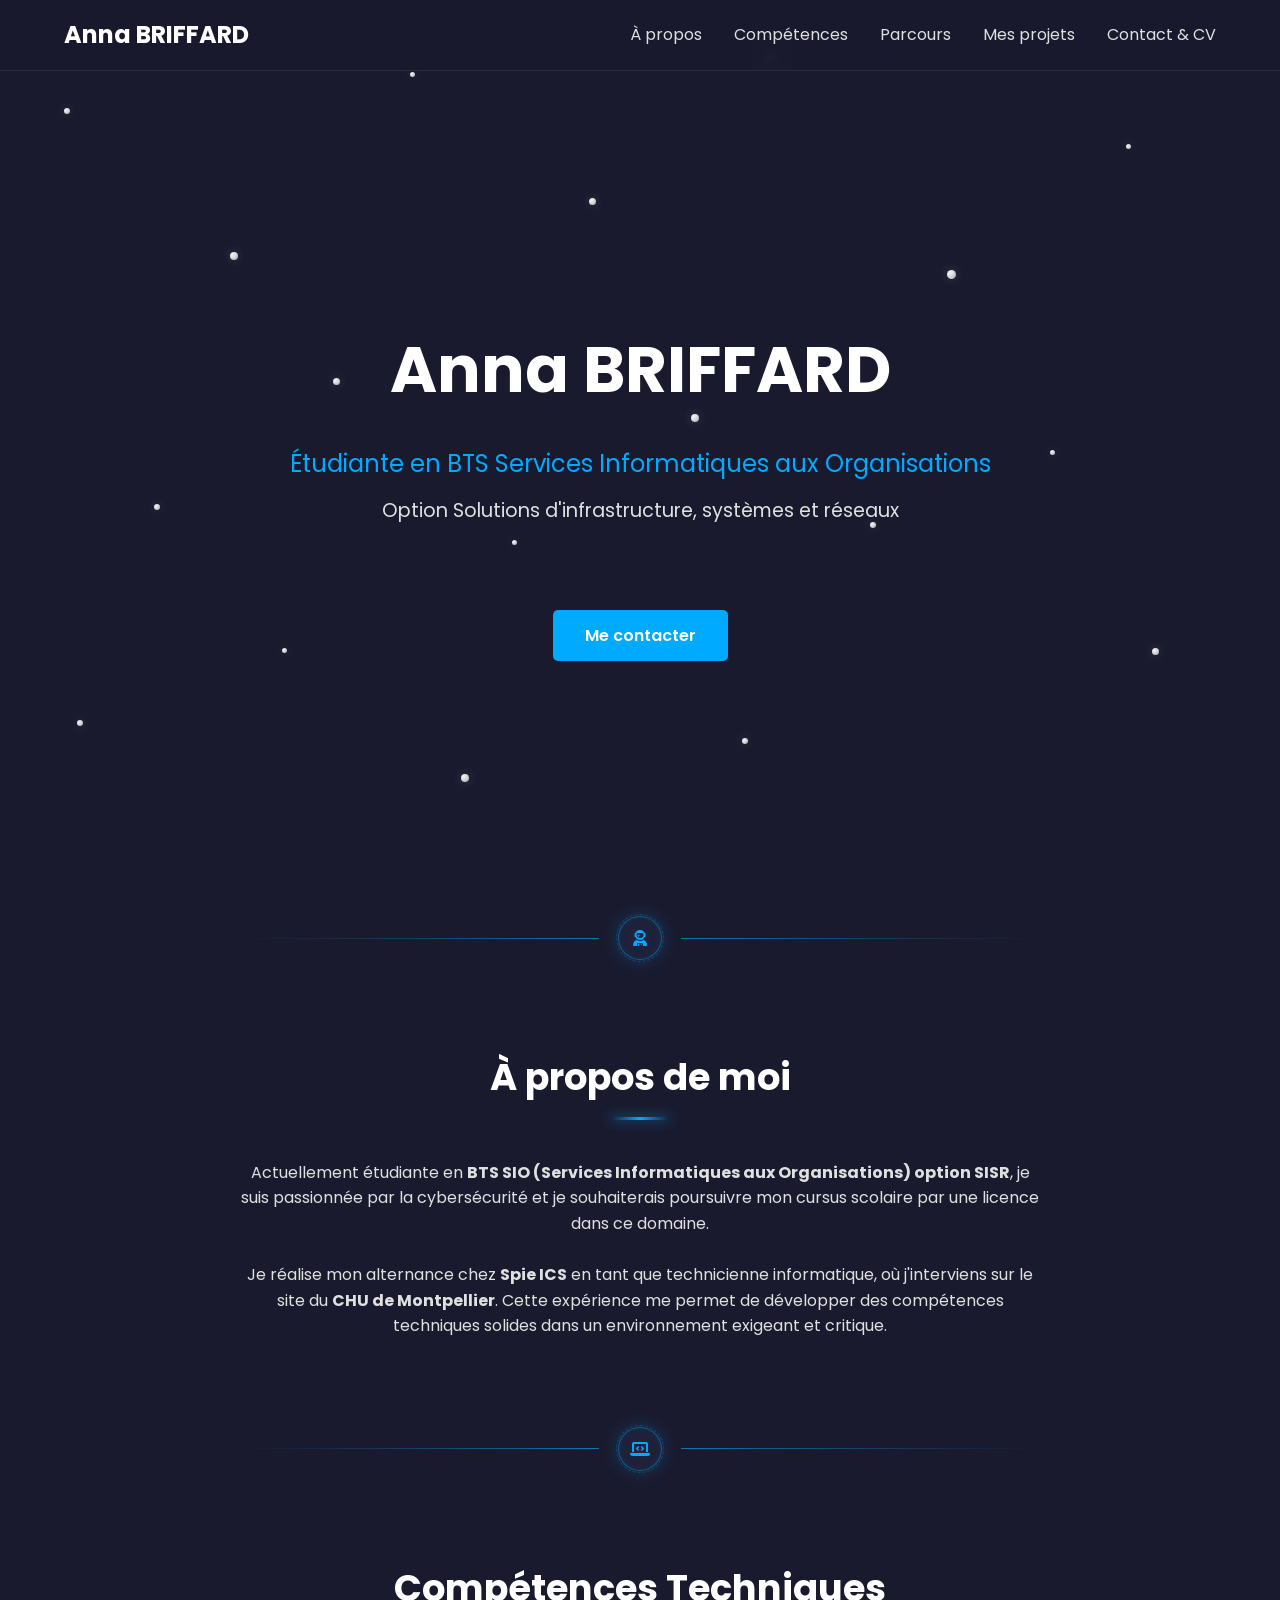
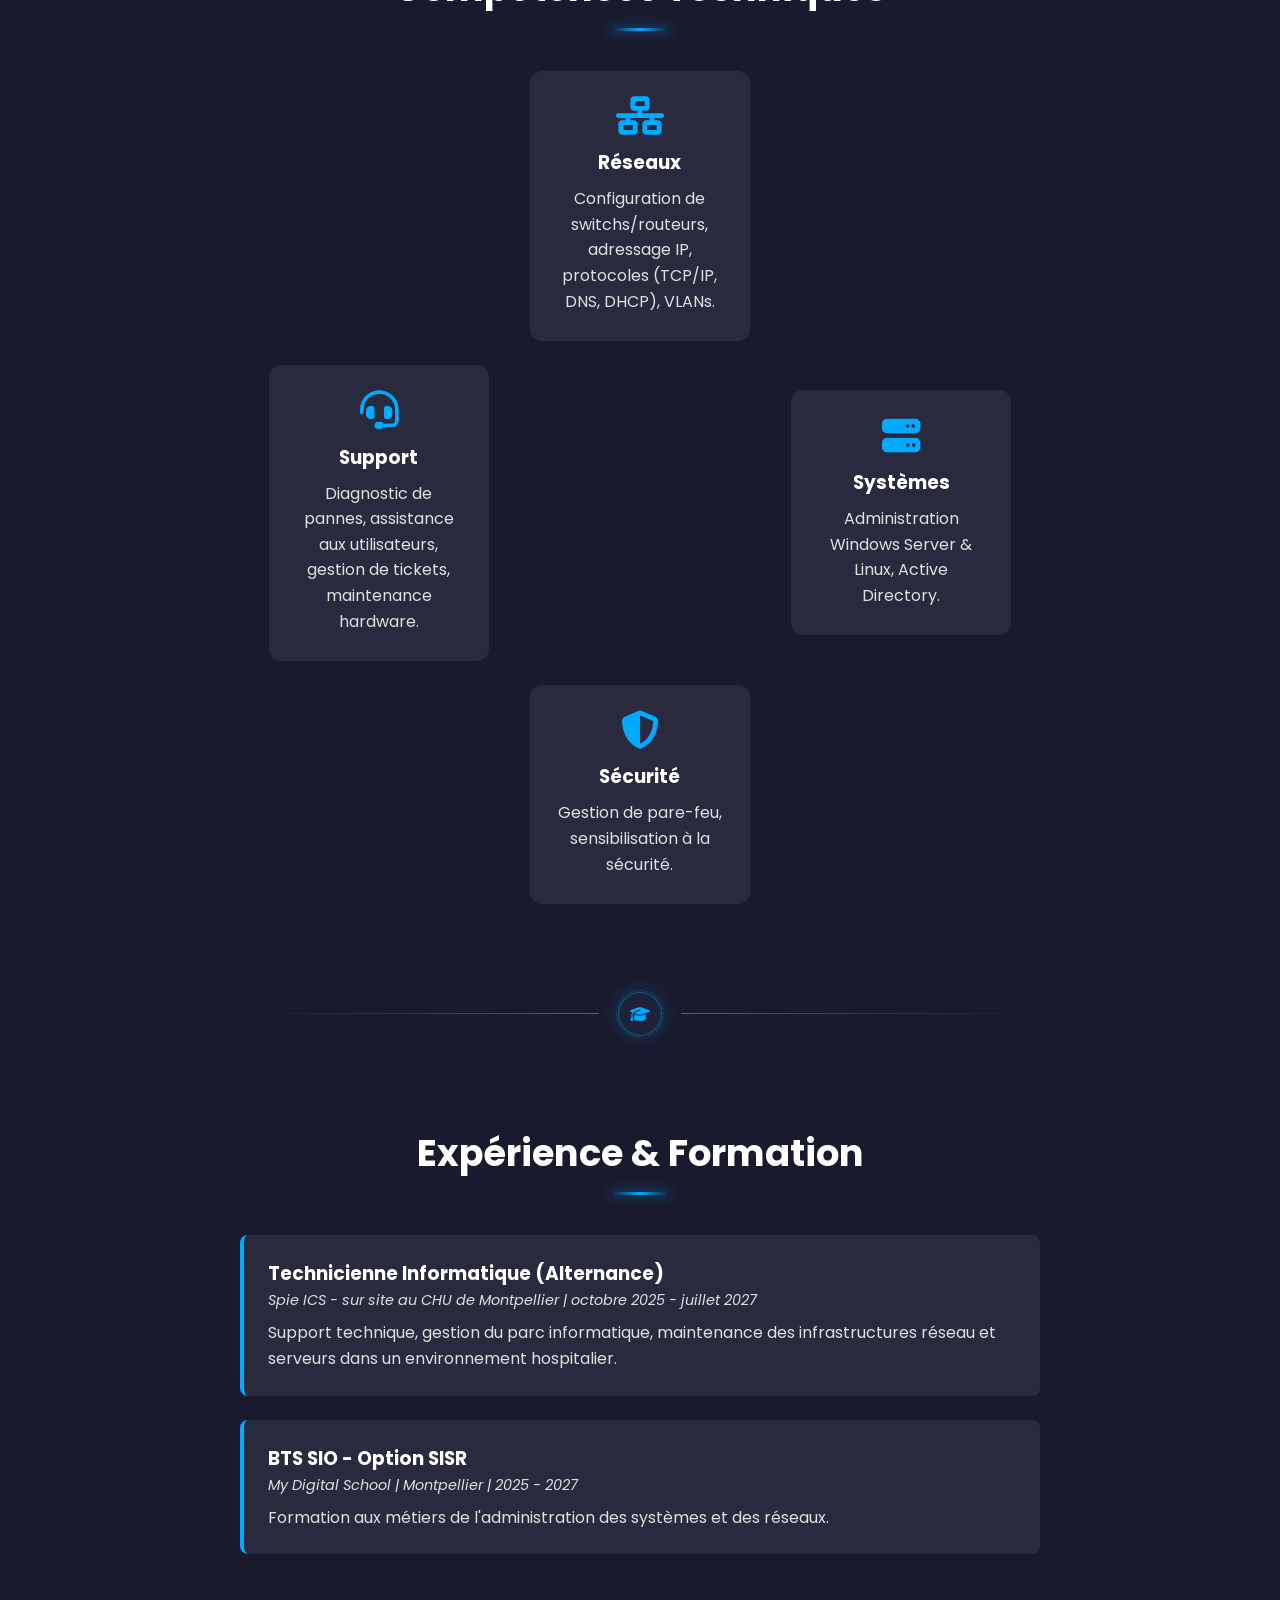
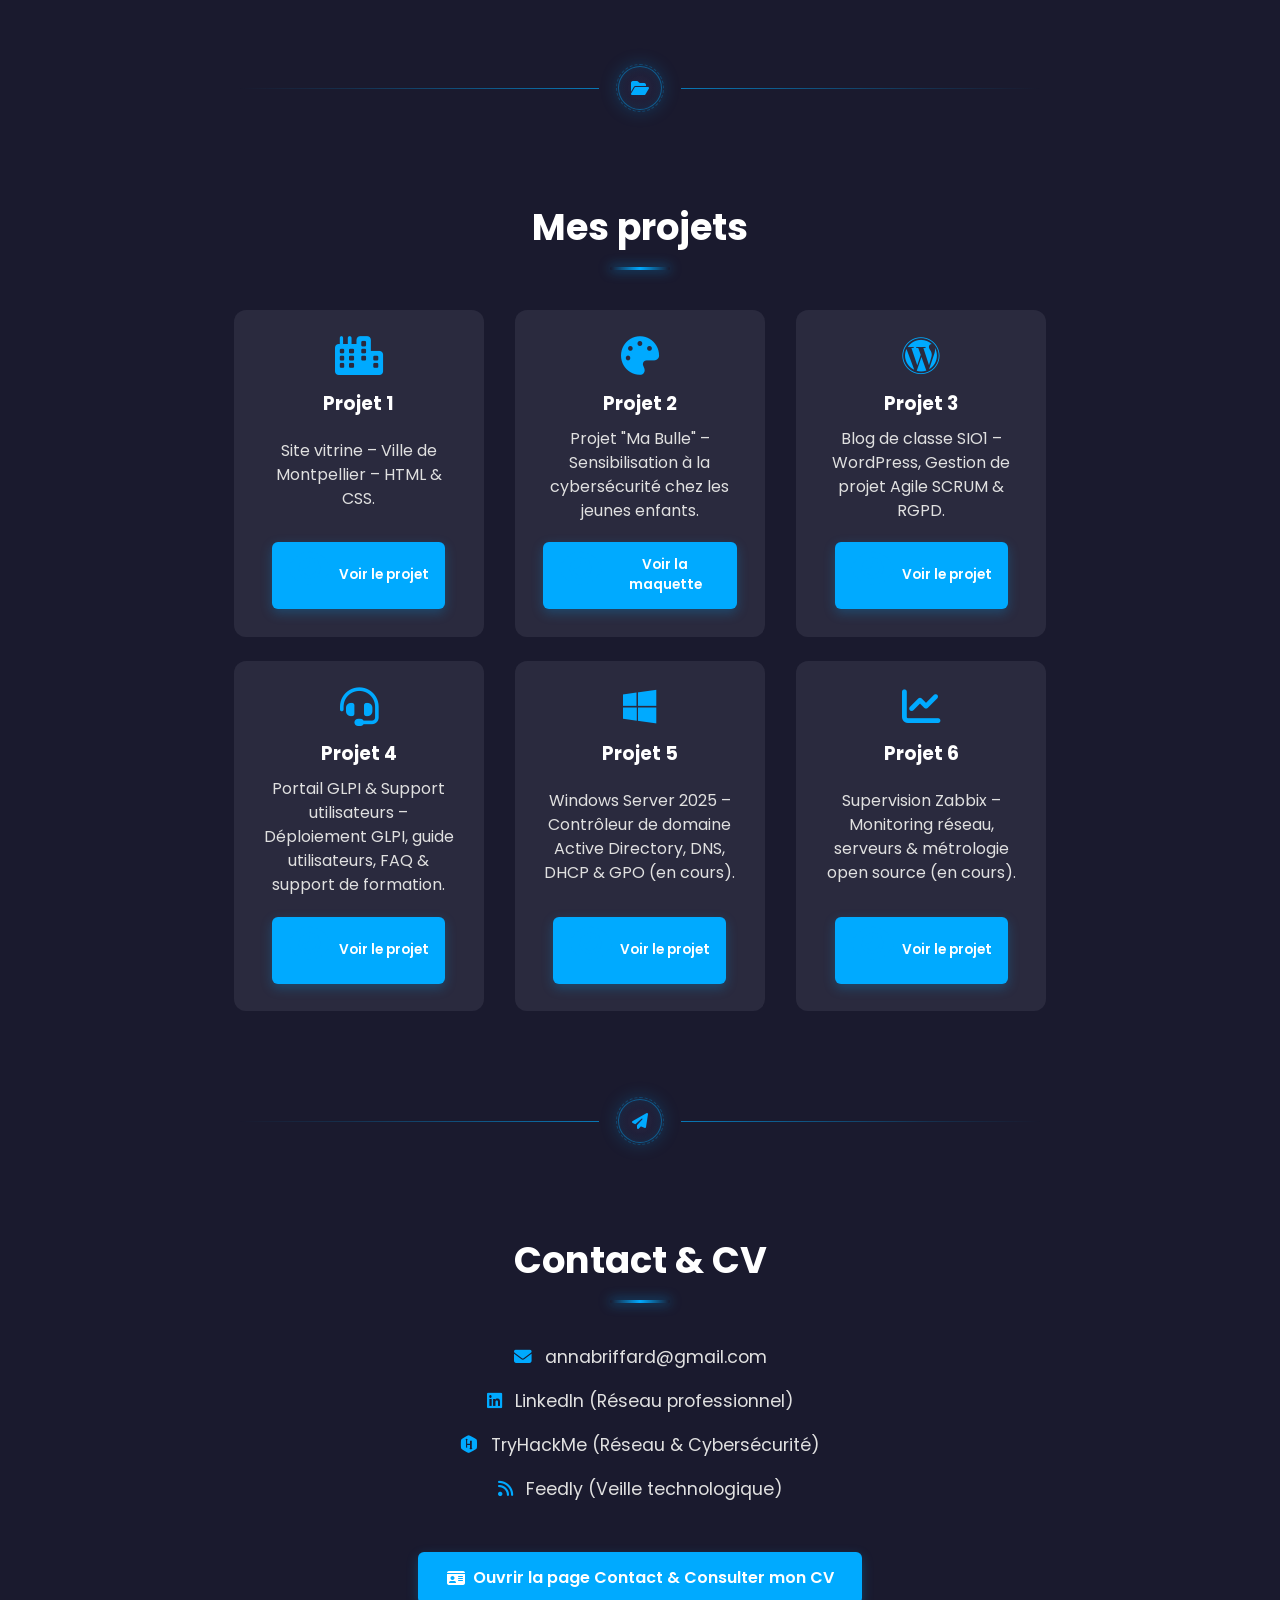
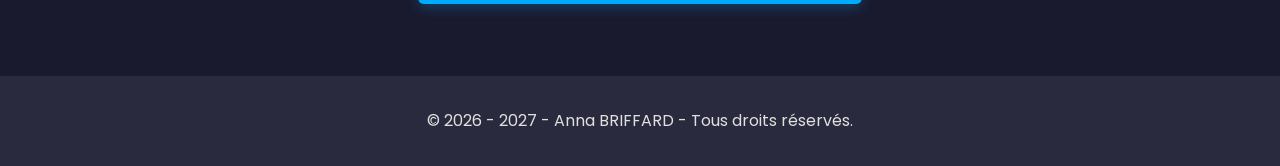
<file: index.html>
<!DOCTYPE html>
<html lang="fr">
<head>
    <meta charset="UTF-8">
    <meta name="viewport" content="width=device-width, initial-scale=1.0">
    <title>Portfolio - Anna BRIFFARD</title>
    <link rel="stylesheet" href="style.css">
    
    <link rel="stylesheet" href="https://cdnjs.cloudflare.com/ajax/libs/font-awesome/6.4.0/css/all.min.css">
</head>
<body>

    <div class="bg-stars" aria-hidden="true">
        <span class="star" style="--x:5; --y:12; --s:6px; --d:4s; --delay:0s;"></span>
        <span class="star" style="--x:18; --y:28; --s:8px; --d:3.2s; --delay:0.4s;"></span>
        <span class="star" style="--x:32; --y:8; --s:5px; --d:4.6s; --delay:1s;"></span>
        <span class="star" style="--x:46; --y:22; --s:7px; --d:3.6s; --delay:0.2s;"></span>
        <span class="star" style="--x:60; --y:6; --s:6px; --d:3s; --delay:0.8s;"></span>
        <span class="star" style="--x:74; --y:30; --s:9px; --d:4.2s; --delay:0.1s;"></span>
        <span class="star" style="--x:88; --y:16; --s:5px; --d:3.8s; --delay:0.6s;"></span>
        <span class="star" style="--x:12; --y:56; --s:6px; --d:5s; --delay:0.3s;"></span>
        <span class="star" style="--x:26; --y:42; --s:7px; --d:3.4s; --delay:0.9s;"></span>
        <span class="star" style="--x:40; --y:60; --s:5px; --d:3.1s; --delay:0.5s;"></span>
        <span class="star" style="--x:54; --y:46; --s:8px; --d:4.8s; --delay:0.7s;"></span>
        <span class="star" style="--x:68; --y:58; --s:6px; --d:3.3s; --delay:0.2s;"></span>
        <span class="star" style="--x:82; --y:50; --s:5px; --d:3.7s; --delay:1.2s;"></span>
        <span class="star" style="--x:90; --y:72; --s:7px; --d:4.1s; --delay:0.6s;"></span>
        <span class="star" style="--x:6; --y:80; --s:6px; --d:4.5s; --delay:0.4s;"></span>
        <span class="star" style="--x:22; --y:72; --s:5px; --d:3.2s; --delay:0.9s;"></span>
        <span class="star" style="--x:36; --y:86; --s:8px; --d:4.9s; --delay:0.1s;"></span>
        <span class="star" style="--x:58; --y:82; --s:6px; --d:3.6s; --delay:0.5s;"></span>
    </div>

    <header>
        <nav>
            <div class="logo">Anna BRIFFARD</div>
            <ul>
                <li><a href="#about">À propos</a></li>
                <li><a href="#skills">Compétences</a></li>
                <li><a href="#experience">Parcours</a></li>
                <li><a href="#project">Mes projets</a></li>
                <li><a href="contact.html">Contact & CV</a></li>
            </ul>
        </nav>
    </header>

    <main>
        <section id="hero">
            <div class="hero-content">
                <h1>Anna BRIFFARD</h1>
                <p>Étudiante en BTS Services Informatiques aux Organisations</p>
                <p class="hero-option">Option Solutions d'infrastructure, systèmes et réseaux</p>
                <br>
                <br>
                <a href="#contact" class="cta-button">Me contacter</a>
            </div>
        </section>

        <!-- Séparateur : Hero -> À propos -->
        <div class="section-divider" aria-hidden="true">
            <span class="divider-line"></span>
            <span class="divider-badge"><i class="fas fa-user-astronaut"></i></span>
            <span class="divider-line"></span>
        </div>

        <section id="about">
            <h2>À propos de moi</h2>
            <div class="about-container">
                <div class="about-text">
                    <p>
                        Actuellement étudiante en <strong>BTS SIO (Services Informatiques aux Organisations) option SISR</strong>, je suis passionnée par la cybersécurité et je souhaiterais poursuivre mon cursus scolaire par une licence dans ce domaine.
                    </p>
                    <br>
                    <p>
                        Je réalise mon alternance chez <strong>Spie ICS</strong> en tant que technicienne informatique, où j'interviens sur le site du <strong>CHU de Montpellier</strong>. Cette expérience me permet de développer des compétences techniques solides dans un environnement exigeant et critique.
                    </p>
                </div>
            </div>
        </section>

        <!-- Séparateur : À propos -> Compétences -->
        <div class="section-divider" aria-hidden="true">
            <span class="divider-line"></span>
            <span class="divider-badge"><i class="fas fa-laptop-code"></i></span>
            <span class="divider-line"></span>
        </div>

        <section id="skills">
            <h2>Compétences Techniques</h2>
            <div class="skills-grid">
                <div class="skill-card">
                    <i class="fas fa-network-wired"></i>
                    <h3>Réseaux</h3>
                    <p>Configuration de switchs/routeurs, adressage IP, protocoles (TCP/IP, DNS, DHCP), VLANs.</p>
                </div>
                <div class="skill-card">
                    <i class="fas fa-server"></i>
                    <h3>Systèmes</h3>
                    <p>Administration Windows Server & Linux, Active Directory.</p>
                </div>
                <div class="skill-card">
                    <i class="fas fa-shield-halved"></i>
                    <h3>Sécurité</h3>
                    <p>Gestion de pare-feu, sensibilisation à la sécurité.</p>
                </div>
                 <div class="skill-card">
                    <i class="fas fa-headset"></i>
                    <h3>Support</h3>
                    <p>Diagnostic de pannes, assistance aux utilisateurs, gestion de tickets, maintenance hardware.</p>
                </div>
            </div>
        </section>

        <!-- Séparateur : Compétences -> Parcours -->
        <div class="section-divider" aria-hidden="true">
            <span class="divider-line"></span>
            <span class="divider-badge"><i class="fas fa-graduation-cap"></i></span>
            <span class="divider-line"></span>
        </div>

        <section id="experience">
            <h2>Expérience & Formation</h2>
            <div class="timeline">
                <div class="timeline-item">
                    <h3>Technicienne Informatique (Alternance)</h3>
                    <p class="timeline-sub">Spie ICS - sur site au CHU de Montpellier | octobre 2025 - juillet 2027</p>
                    <p>Support technique, gestion du parc informatique, maintenance des infrastructures réseau et serveurs dans un environnement hospitalier.</p>
                </div>
                <div class="timeline-item">
                    <h3>BTS SIO - Option SISR</h3>
                    <p class="timeline-sub">My Digital School | Montpellier | 2025 - 2027 </p>
                    <p>Formation aux métiers de l'administration des systèmes et des réseaux.</p>
                </div>
            </div>
        </section>

        <!-- Séparateur : Parcours -> Projets -->
        <div class="section-divider" aria-hidden="true">
            <span class="divider-line"></span>
            <span class="divider-badge"><i class="fas fa-folder-open"></i></span>
            <span class="divider-line"></span>
        </div>

        <section id="project">
            <h2>Mes projets</h2>
            <div class="cards-grid">
                <div class="skill-card clickable-card" onclick="openMontpellierModal()">
                    <i class="fas fa-city"></i>
                    <h3>Projet 1</h3>
                    <p>Site vitrine – Ville de Montpellier – HTML & CSS.</p>
                    <button type="button" class="project-btn" onclick="event.stopPropagation(); openMontpellierModal();">
                        <i class="fas fa-eye"></i> Voir le projet
                    </button>
                </div>
                <div class="skill-card clickable-card" onclick="openMaBulleModal()">
                    <i class="fas fa-palette"></i>
                    <h3>Projet 2</h3>
                    <p>Projet "Ma Bulle" – Sensibilisation à la cybersécurité chez les jeunes enfants.</p>
                    <button type="button" class="project-btn" onclick="event.stopPropagation(); openMaBulleModal();">
                        <i class="fas fa-eye"></i> Voir la maquette
                    </button>
                </div>
                <div class="skill-card clickable-card" onclick="openBlogModal()">
                    <i class="fab fa-wordpress"></i>
                    <h3>Projet 3</h3>
                    <p>Blog de classe SIO1 – WordPress, Gestion de projet Agile SCRUM & RGPD.</p>
                    <button type="button" class="project-btn" onclick="event.stopPropagation(); openBlogModal();">
                        <i class="fas fa-eye"></i> Voir le projet
                    </button>
                </div>
                <div class="skill-card clickable-card" onclick="openGlpiModal()">
                    <i class="fas fa-headset"></i>
                    <h3>Projet 4</h3>
                    <p>Portail GLPI & Support utilisateurs – Déploiement GLPI, guide utilisateurs, FAQ & support de formation.</p>
                    <button type="button" class="project-btn" onclick="event.stopPropagation(); openGlpiModal();">
                        <i class="fas fa-eye"></i> Voir le projet
                    </button>
                </div>
                <div class="skill-card clickable-card" onclick="openAdModal()">
                    <i class="fab fa-windows"></i>
                    <h3>Projet 5</h3>
                    <p>Windows Server 2025 – Contrôleur de domaine Active Directory, DNS, DHCP & GPO (en cours).</p>
                    <button type="button" class="project-btn" onclick="event.stopPropagation(); openAdModal();">
                        <i class="fas fa-eye"></i> Voir le projet
                    </button>
                </div>
                <div class="skill-card clickable-card" onclick="openZabbixModal()">
                    <i class="fas fa-chart-line"></i>
                    <h3>Projet 6</h3>
                    <p>Supervision Zabbix – Monitoring réseau, serveurs & métrologie open source (en cours).</p>
                    <button type="button" class="project-btn" onclick="event.stopPropagation(); openZabbixModal();">
                        <i class="fas fa-eye"></i> Voir le projet
                    </button>
                </div>
            </div>
        </section>

        <!-- Séparateur : Projets -> Contact -->
        <div class="section-divider" aria-hidden="true">
            <span class="divider-line"></span>
            <span class="divider-badge"><i class="fas fa-paper-plane"></i></span>
            <span class="divider-line"></span>
        </div>

        <section id="contact">
            <h2>Contact & CV</h2>
            <div class="contact-links">
                <a href="mailto:annabriffard@gmail.com"><i class="fas fa-envelope"></i> annabriffard@gmail.com</a>
                <a href="https://www.linkedin.com/in/anna-briffard-aa1647130/" target="_blank" rel="noopener noreferrer"><i class="fab fa-linkedin"></i> LinkedIn (Réseau professionnel)</a>
                <a href="https://www.tryhackme.com/p/annabfd" target="_blank" rel="noopener noreferrer"><i class="fab fa-hackerrank"></i> TryHackMe (Réseau & Cybersécurité)</a>
                <a href="https://feedly.com/i/my/me" target="_blank" rel="noopener noreferrer"><i class="fas fa-rss"></i> Feedly (Veille technologique)</a>
            </div>
            <div style="text-align: center; margin-top: 2rem;">
                <a href="contact.html" class="project-btn" style="display: inline-flex; font-size: 1rem; padding: 0.85rem 1.8rem;">
                    <i class="fas fa-id-card"></i> Ouvrir la page Contact & Consulter mon CV
                </a>
            </div>
        </section>
    </main>

    <footer>
        <p>&copy; 2026 - 2027 - Anna BRIFFARD - Tous droits réservés.</p>
    </footer>

    <!-- Modal Aperçu Site Web - Projet Découverte de Montpellier -->
    <div id="modal-montpellier" class="modal-overlay" onclick="closeOnBackdrop(event)" role="dialog" aria-modal="true" aria-labelledby="modal-title-montpellier">
        <div class="modal-content modal-content-large">
            <div class="modal-header">
                <div>
                    <h3 id="modal-title-montpellier"><i class="fas fa-city"></i> Projet « Découverte de Montpellier »</h3>
                    <span class="modal-subtitle">Site vitrine responsive – Réalisé en HTML5 & CSS3</span>
                </div>
                <div class="modal-header-actions">
                    <a href="projets/montpellier/index.html" target="_blank" class="modal-ext-link" title="Ouvrir le site dans un nouvel onglet">
                        <i class="fas fa-arrow-up-right-from-square"></i> <span>Plein écran</span>
                    </a>
                    <button type="button" class="modal-close" onclick="closeMontpellierModal()" aria-label="Fermer la fenêtre">&times;</button>
                </div>
            </div>
            
            <div class="modal-body">
                <div class="modal-iframe-wrapper">
                    <iframe id="montpellier-iframe" src="projets/montpellier/index.html" title="Aperçu interactif du site Découverte de Montpellier"></iframe>
                </div>
                
                <div class="modal-info">
                    <div class="modal-counter">Site web interactif</div>
                    <div class="modal-caption-title">Découverte de Montpellier</div>
                    <div class="modal-caption-desc">
                        Site vitrine responsive présentant le patrimoine montpelliérain (Promenade du Peyrou, Arc de Triomphe, Place de la Comédie), avec intégration d'une carte interactive Google Maps et d'une page Contact / Office de tourisme.
                    </div>
                    <div class="project-tags">
                        <span class="project-tag"><i class="fab fa-html5"></i> HTML5</span>
                        <span class="project-tag"><i class="fab fa-css3-alt"></i> CSS3</span>
                        <span class="project-tag"><i class="fas fa-mobile-screen"></i> Responsive Design</span>
                        <span class="project-tag"><i class="fas fa-map-location-dot"></i> Google Maps Embed</span>
                        <span class="project-tag"><i class="fas fa-layer-group"></i> Flexbox & CSS Grid</span>
                    </div>
                    <div class="modal-actions">
                        <a href="projets/montpellier/index.html" target="_blank" class="project-btn">
                            <i class="fas fa-arrow-up-right-from-square"></i> Ouvrir le site complet
                        </a>
                        <a href="projets/montpellier/contact.html" target="_blank" class="project-btn project-btn-outline">
                            <i class="fas fa-envelope"></i> Page Contact & Infos
                        </a>
                    </div>
                </div>
            </div>
        </div>
    </div>

    <!-- Modal Aperçu Maquette Canva - Projet Ma Bulle -->
    <div id="modal-mabulle" class="modal-overlay" onclick="closeOnBackdrop(event)" role="dialog" aria-modal="true" aria-labelledby="modal-title">
        <div class="modal-content">
            <div class="modal-header">
                <div>
                    <h3 id="modal-title"><i class="fas fa-shield-halved"></i> Projet « Ma Bulle »</h3>
                    <span class="modal-subtitle">Maquette Canva – Sensibilisation à la cybersécurité & lutte contre le cyberharcèlement</span>
                </div>
                <button type="button" class="modal-close" onclick="closeMaBulleModal()" aria-label="Fermer la fenêtre">&times;</button>
            </div>
            
            <div class="modal-body">
                <div class="modal-image-wrapper">
                    <button type="button" class="modal-nav-btn prev" onclick="changeSlide(-1)" aria-label="Écran précédent">
                        <i class="fas fa-chevron-left"></i>
                    </button>
                    <img id="mabulle-img" src="images/mabulle/Acceuil.webp" alt="Maquette Canva - Écran d'accueil">
                    <button type="button" class="modal-nav-btn next" onclick="changeSlide(1)" aria-label="Écran suivant">
                        <i class="fas fa-chevron-right"></i>
                    </button>
                </div>
                
                <div class="modal-info">
                    <div class="modal-counter" id="mabulle-counter">Écran 1 / 8</div>
                    <div class="modal-caption-title" id="mabulle-title">Accueil - Menu interactif</div>
                    <div class="modal-caption-desc" id="mabulle-desc">Menu interactif en fleur : Éveil, Jeux, Espace Parents, Badges, À l'aide, Avis.</div>
                </div>

                <div class="modal-thumbnails" id="mabulle-thumbs"></div>
            </div>
        </div>
    </div>

    <!-- Modal Aperçu Présentation - Projet Blog SIO1 WordPress -->
    <div id="modal-blog" class="modal-overlay" onclick="closeOnBackdrop(event)" role="dialog" aria-modal="true" aria-labelledby="modal-title-blog">
        <div class="modal-content">
            <div class="modal-header">
                <div>
                    <h3 id="modal-title-blog"><i class="fab fa-wordpress"></i> Projet « Blog SIO1 MyDigital School »</h3>
                    <span class="modal-subtitle">Création d'un blog WordPress en équipe – Méthodologie Agile SCRUM & RGPD</span>
                </div>
                <div class="modal-header-actions">
                    <a href="images/blog/Projet-Blog-SIO1.pdf" target="_blank" class="modal-ext-link" title="Télécharger ou ouvrir la présentation PDF">
                        <i class="fas fa-file-pdf"></i> <span>Support PDF</span>
                    </a>
                    <button type="button" class="modal-close" onclick="closeBlogModal()" aria-label="Fermer la fenêtre">&times;</button>
                </div>
            </div>
            
            <div class="modal-body">
                <div class="modal-status-badge">
                    <i class="fas fa-clock"></i> Site WordPress en cours de rattachement – Présentation et livrable disponibles ci-dessous
                </div>

                <div class="modal-image-wrapper">
                    <button type="button" class="modal-nav-btn prev" onclick="changeBlogSlide(-1)" aria-label="Diapositive précédente">
                        <i class="fas fa-chevron-left"></i>
                    </button>
                    <img id="blog-img" src="images/blog/slide_1.webp" alt="Présentation Blog SIO1 - Diapositive 1">
                    <button type="button" class="modal-nav-btn next" onclick="changeBlogSlide(1)" aria-label="Diapositive suivante">
                        <i class="fas fa-chevron-right"></i>
                    </button>
                </div>
                
                <div class="modal-info">
                    <div class="modal-counter" id="blog-counter">Diapositive 1 / 9</div>
                    <div class="modal-caption-title" id="blog-title">Projet MyDigital School : Réalisation d'un Blog SIO1</div>
                    <div class="modal-caption-desc" id="blog-desc">Présentation du projet de création d'un blog pour la classe SIO1 de MyDigital School. Projet mené en équipe suivant la méthodologie Agile SCRUM pour un rendu fonctionnel, technique et légal.</div>
                    
                    <div class="project-tags">
                        <span class="project-tag"><i class="fab fa-wordpress"></i> WordPress.org</span>
                        <span class="project-tag"><i class="fas fa-users-gear"></i> Méthodologie Agile SCRUM</span>
                        <span class="project-tag"><i class="fas fa-scale-balanced"></i> Conformité RGPD</span>
                        <span class="project-tag"><i class="fas fa-shield-halved"></i> Sécurité (HTTPS & Fail2Ban)</span>
                        <span class="project-tag"><i class="fas fa-gauge-high"></i> Performance (Cache PHP)</span>
                        <span class="project-tag"><i class="fab fa-trello"></i> Suivi Trello</span>
                    </div>

                    <div class="modal-actions">
                        <a href="images/blog/Projet-Blog-SIO1.pdf" target="_blank" class="project-btn">
                            <i class="fas fa-arrow-up-right-from-square"></i> Ouvrir la présentation complète (PDF)
                        </a>
                    </div>
                </div>

                <div class="modal-thumbnails" id="blog-thumbs"></div>
            </div>
        </div>
    </div>

    <!-- Modal Aperçu Projet 4 - GLPI & Support Utilisateur -->
    <div id="modal-glpi" class="modal-overlay" onclick="closeOnBackdrop(event)" role="dialog" aria-modal="true" aria-labelledby="modal-title-glpi">
        <div class="modal-content modal-content-large">
            <div class="modal-header">
                <div>
                    <h3 id="modal-title-glpi"><i class="fas fa-headset"></i> Projet 4 : Portail GLPI & Support Utilisateur</h3>
                    <span class="modal-subtitle">NovaServices (120 collab.) – Déploiement ITSM, Recette UAT & Kit d'accompagnement</span>
                </div>
                <div class="modal-header-actions">
                    <a href="images/glpi/Dossier-Mise-En-Service-GLPI.pdf" target="_blank" class="modal-ext-link" title="Consulter le dossier complet en PDF (36 pages)">
                        <i class="fas fa-file-pdf"></i> <span>Dossier PDF (36p)</span>
                    </a>
                    <a href="images/glpi/Formation-GLPI-Support.pdf" target="_blank" class="modal-ext-link" title="Consulter le support de formation en PDF (13 slides)">
                        <i class="fas fa-chalkboard-user"></i> <span>Formation PDF</span>
                    </a>
                    <button type="button" class="modal-close" onclick="closeGlpiModal()" aria-label="Fermer la fenêtre">&times;</button>
                </div>
            </div>

            <!-- Sélecteur de document (Dossier vs Formation) -->
            <div class="modal-tab-group">
                <button type="button" class="modal-tab-btn active" id="glpi-tab-dossier" onclick="switchGlpiMode('dossier')">
                    <i class="fas fa-file-lines"></i> Dossier de mise en service (36 pages)
                </button>
                <button type="button" class="modal-tab-btn" id="glpi-tab-formation" onclick="switchGlpiMode('formation')">
                    <i class="fas fa-chalkboard-user"></i> Support de formation (13 slides)
                </button>
            </div>
            
            <div class="modal-body">
                <!-- Raccourcis de chapitres pour le dossier de 36 pages -->
                <div id="glpi-section-chips" class="modal-section-chips">
                    <span class="modal-section-chip" onclick="goToGlpiIndex(1)">📌 Sommaire</span>
                    <span class="modal-section-chip" onclick="goToGlpiIndex(2)">⚙️ Contexte & LAMP</span>
                    <span class="modal-section-chip" onclick="goToGlpiIndex(4)">⚠️ Risques</span>
                    <span class="modal-section-chip" onclick="goToGlpiIndex(6)">🎯 Tests & UAT</span>
                    <span class="modal-section-chip" onclick="goToGlpiIndex(9)">🚀 Bascule & Rollback</span>
                    <span class="modal-section-chip" onclick="goToGlpiIndex(13)">📸 Captures GLPI</span>
                    <span class="modal-section-chip" onclick="goToGlpiIndex(19)">📖 Guide utilisateur</span>
                    <span class="modal-section-chip" onclick="goToGlpiIndex(26)">❓ FAQ</span>
                    <span class="modal-section-chip" onclick="goToGlpiIndex(30)">📧 Communication</span>
                </div>

                <div class="modal-image-wrapper">
                    <button type="button" class="modal-nav-btn prev" onclick="changeGlpiSlide(-1)" aria-label="Page précédente">
                        <i class="fas fa-chevron-left"></i>
                    </button>
                    <img id="glpi-img" src="images/glpi/dossier/page_1.webp" alt="Dossier GLPI - Page 1">
                    <button type="button" class="modal-nav-btn next" onclick="changeGlpiSlide(1)" aria-label="Page suivante">
                        <i class="fas fa-chevron-right"></i>
                    </button>
                </div>
                
                <div class="modal-info">
                    <div class="modal-counter" id="glpi-counter">Page 1 / 36</div>
                    <div class="modal-caption-title" id="glpi-title">Page de garde : Mise à disposition d'un portail de support GLPI</div>
                    <div class="modal-caption-desc" id="glpi-desc">Projet de déploiement ITSM chez NovaServices (120 collaborateurs) – Réalisé en binôme par Camille DUPOUET & Anna BRIFFARD.</div>
                    
                    <div class="project-tags">
                        <span class="project-tag"><i class="fas fa-server"></i> GLPI 10.0.16 (Debian/LAMP)</span>
                        <span class="project-tag"><i class="fas fa-headset"></i> Gestion de tickets & Incidents</span>
                        <span class="project-tag"><i class="fas fa-clipboard-check"></i> Recette UAT (11 tests validés)</span>
                        <span class="project-tag"><i class="fas fa-users"></i> Accompagnement (120 utilisateurs)</span>
                        <span class="project-tag"><i class="fas fa-arrow-right-arrow-left"></i> Plan de bascule & Rollback</span>
                        <span class="project-tag"><i class="fas fa-heart-pulse"></i> Hypercare (2 semaines)</span>
                    </div>

                    <div class="modal-actions">
                        <a id="glpi-pdf-btn" href="images/glpi/Dossier-Mise-En-Service-GLPI.pdf" target="_blank" class="project-btn">
                            <i class="fas fa-arrow-up-right-from-square"></i> Ouvrir le dossier complet (PDF 36p)
                        </a>
                        <a href="images/glpi/Formation-GLPI-Support.pdf" target="_blank" class="project-btn project-btn-outline">
                            <i class="fas fa-chalkboard-user"></i> Support de formation (PDF)
                        </a>
                    </div>
                </div>

                <div class="modal-thumbnails" id="glpi-thumbs"></div>
            </div>
        </div>
    </div>

    <!-- Modal Aperçu Projet 5 - Windows Server 2025 & Active Directory -->
    <div id="modal-ad" class="modal-overlay" onclick="closeOnBackdrop(event)" role="dialog" aria-modal="true" aria-labelledby="modal-title-ad">
        <div class="modal-content modal-content-large">
            <div class="modal-header">
                <div>
                    <h3 id="modal-title-ad"><i class="fab fa-windows"></i> Projet 5 : Windows Server 2025 & Active Directory</h3>
                    <span class="modal-subtitle">Maison des Ligues (M2L) – Contrôleur de domaine, DNS, DHCP, GPO & Partages SMB</span>
                </div>
                <div class="modal-header-actions">
                    <a href="images/ad/Windows-Server-2025-Active-Directory.pdf" target="_blank" class="modal-ext-link" title="Consulter le dossier technique en PDF (12 pages)">
                        <i class="fas fa-file-pdf"></i> <span>Dossier PDF (12p)</span>
                    </a>
                    <button type="button" class="modal-close" onclick="closeAdModal()" aria-label="Fermer la fenêtre">&times;</button>
                </div>
            </div>
            
            <div class="modal-body">
                <!-- Badge d'avancement -->
                <div class="modal-status-badge">
                    <i class="fas fa-spinner fa-spin"></i> Projet en cours – Phase d'intégration et de recette des postes clients Windows 11
                </div>

                <!-- Raccourcis de chapitres pour le dossier de 12 pages -->
                <div class="modal-section-chips">
                    <span class="modal-section-chip" onclick="goToAdIndex(0)">📑 Titre</span>
                    <span class="modal-section-chip" onclick="goToAdIndex(1)">📋 Sommaire</span>
                    <span class="modal-section-chip" onclick="goToAdIndex(2)">🖥️ VM Proxmox</span>
                    <span class="modal-section-chip" onclick="goToAdIndex(3)">🌐 IP Fixe & Nom</span>
                    <span class="modal-section-chip" onclick="goToAdIndex(4)">👑 Rôles AD DS & DNS</span>
                    <span class="modal-section-chip" onclick="goToAdIndex(6)">🌳 Contrôleur Domaine</span>
                    <span class="modal-section-chip" onclick="goToAdIndex(7)">📡 Étendue DHCP</span>
                    <span class="modal-section-chip" onclick="goToAdIndex(8)">👥 Unités d'Organisation</span>
                    <span class="modal-section-chip" onclick="goToAdIndex(9)">📁 Partage SMB & NTFS</span>
                    <span class="modal-section-chip" onclick="goToAdIndex(10)">📜 GPO Lecteur S:</span>
                    <span class="modal-section-chip" onclick="goToAdIndex(11)">🧪 Tests Win 11 (en cours)</span>
                </div>

                <div class="modal-image-wrapper">
                    <button type="button" class="modal-nav-btn prev" onclick="changeAdSlide(-1)" aria-label="Page précédente">
                        <i class="fas fa-chevron-left"></i>
                    </button>
                    <img id="ad-img" src="images/ad/page_1.webp" alt="Windows Server 2025 - Page 1">
                    <button type="button" class="modal-nav-btn next" onclick="changeAdSlide(1)" aria-label="Page suivante">
                        <i class="fas fa-chevron-right"></i>
                    </button>
                </div>
                
                <div class="modal-info">
                    <div class="modal-counter" id="ad-counter">Page 1 / 12</div>
                    <div class="modal-caption-title" id="ad-title">Installation et configuration de Windows Server 2025</div>
                    <div class="modal-caption-desc" id="ad-desc">Déploiement d'une infrastructure réseau et d'un contrôleur de domaine Active Directory pour la Maison des Ligues de Lorraine (M2L).</div>
                    
                    <div class="project-tags">
                        <span class="project-tag"><i class="fab fa-windows"></i> Windows Server 2025</span>
                        <span class="project-tag"><i class="fas fa-sitemap"></i> Active Directory (AD DS)</span>
                        <span class="project-tag"><i class="fas fa-network-wired"></i> DNS & DHCP</span>
                        <span class="project-tag"><i class="fas fa-sliders"></i> GPO (Stratégies de groupe)</span>
                        <span class="project-tag"><i class="fas fa-folder-tree"></i> Droits NTFS & Partage SMB</span>
                        <span class="project-tag"><i class="fas fa-server"></i> Hyperviseur Proxmox VE</span>
                        <span class="project-tag"><i class="fas fa-shield-halved"></i> Routeur PfSense</span>
                        <span class="project-tag" style="background: rgba(255, 183, 3, 0.15); color: #ffb703; border-color: rgba(255, 183, 3, 0.35);"><i class="fas fa-clock"></i> En cours</span>
                    </div>

                    <div class="modal-actions">
                        <a href="images/ad/Windows-Server-2025-Active-Directory.pdf" target="_blank" class="project-btn">
                            <i class="fas fa-arrow-up-right-from-square"></i> Ouvrir le document complet (PDF 12p)
                        </a>
                    </div>
                </div>

                <div class="modal-thumbnails" id="ad-thumbs"></div>
            </div>
        </div>
    </div>

    <!-- Modal Aperçu Projet 6 - Supervision Zabbix -->
    <div id="modal-zabbix" class="modal-overlay" onclick="closeOnBackdrop(event)" role="dialog" aria-modal="true" aria-labelledby="modal-title-zabbix">
        <div class="modal-content">
            <div class="modal-header">
                <div>
                    <h3 id="modal-title-zabbix"><i class="fas fa-chart-line"></i> Projet « Supervision Zabbix »</h3>
                    <span class="modal-subtitle">Supervision open source d'infrastructure réseau & serveurs – Monitoring & Métrologie</span>
                </div>
                <button type="button" class="modal-close" onclick="closeZabbixModal()" aria-label="Fermer la fenêtre">&times;</button>
            </div>
            
            <div class="modal-body">
                <div class="modal-status-badge">
                    <i class="fas fa-spinner fa-spin"></i> Projet en cours de réalisation – Configuration et métrologie réseau
                </div>

                <div class="modal-image-wrapper">
                    <img id="zabbix-img" src="images/zabbix/zabbix.webp" alt="Supervision Open Source Zabbix" style="border-radius: 8px; object-fit: contain; max-height: 52vh; width: auto; max-width: 100%;">
                </div>
                
                <div class="modal-info">
                    <div class="modal-counter">En cours d'élaboration</div>
                    <div class="modal-caption-title">Supervision & Monitoring d'infrastructure avec Zabbix</div>
                    <div class="modal-caption-desc">
                        Déploiement et paramétrage d'un serveur de supervision Zabbix : surveillance proactive des équipements réseau, serveurs et services, remontée d'indicateurs de performance (CPU, RAM, trafic réseau, disponibilité) et gestion des déclencheurs d'alertes en temps réel.
                    </div>
                    
                    <div class="project-tags">
                        <span class="project-tag"><i class="fas fa-server"></i> Zabbix Server</span>
                        <span class="project-tag"><i class="fas fa-network-wired"></i> Protocole SNMP & Agents</span>
                        <span class="project-tag"><i class="fas fa-chart-line"></i> Métrologie & Dashboards</span>
                        <span class="project-tag"><i class="fas fa-bell"></i> Détection d'incidents & Alerting</span>
                        <span class="project-tag"><i class="fab fa-linux"></i> Linux Debian / Ubuntu</span>
                        <span class="project-tag" style="background: rgba(255, 183, 3, 0.15); color: #ffb703; border-color: rgba(255, 183, 3, 0.35);"><i class="fas fa-clock"></i> En cours</span>
                    </div>
                </div>
            </div>
        </div>
    </div>

    <script>
        const maBulleSlides = [
            {
                src: 'images/mabulle/Acceuil.webp',
                title: "Accueil - Menu interactif",
                desc: "Menu ludique en forme de fleur permettant d'accéder aux rubriques : Parents, Badges, Jeux, À l'aide, Éveil et Avis."
            },
            {
                src: 'images/mabulle/eveil.webp',
                title: "Éveil & Sensibilisation",
                desc: "« Deviens un super-héros du net ! » : Identifier le « cyber-monstre », comprendre les cyberattaques et activer les réflexes de défense."
            },
            {
                src: 'images/mabulle/jeux.webp',
                title: "Jeux éducatifs & Badges",
                desc: "Mini-jeux interactifs (Les gardiens du net, Cyber-détective, Digi'potes, Le bouclier magique, L'école des héros) pour s'entraîner en s'amusant."
            },
            {
                src: 'images/mabulle/parents.webp',
                title: "Guide des Parents",
                desc: "Prévention et conseils : dialogue ouvert, supervision active, apprentissage des réflexes et ressources d'aide (NetÉcoute)."
            },
            {
                src: 'images/mabulle/aide.webp',
                title: "Section « À l'aide »",
                desc: "Accompagnement rapide en cas de problème : Signaler un méchant, Bloquer un méchant, ou Parler à un adulte de confiance."
            },
            {
                src: 'images/mabulle/Avis.webp',
                title: "Questionnaire de satisfaction",
                desc: "Recueil d'avis adapté aux enfants pour évaluer l'expérience utilisateur et l'apprentissage de la cybersécurité."
            },
            {
                src: 'images/mabulle/badges.webp',
                title: "Mes Badges & Récompenses",
                desc: "Système de gamification : points et badges (Super Star, Champion Ultime, Bon Travail) récompensant les compétences acquises."
            },
            {
                src: 'images/mabulle/8.webp',
                title: "Laissez un avis & Équipe Projet",
                desc: "QR code de feedback et crédits de l'équipe : Briffard Anna, Dupouët Camille, Gadille Arnaud, Mignard Maël, Trichard Joan."
            }
        ];

        let currentSlide = 0;

        function initMaBulleThumbs() {
            const container = document.getElementById('mabulle-thumbs');
            if (!container) return;
            container.innerHTML = '';
            maBulleSlides.forEach((slide, idx) => {
                const img = document.createElement('img');
                img.src = slide.src;
                img.alt = slide.title;
                img.className = 'modal-thumb' + (idx === currentSlide ? ' active' : '');
                img.onclick = () => goToSlide(idx);
                container.appendChild(img);
            });
        }

        function updateSlideDisplay() {
            const slide = maBulleSlides[currentSlide];
            const imgEl = document.getElementById('mabulle-img');
            const counterEl = document.getElementById('mabulle-counter');
            const titleEl = document.getElementById('mabulle-title');
            const descEl = document.getElementById('mabulle-desc');
            
            if (imgEl) {
                imgEl.src = slide.src;
                imgEl.alt = slide.title;
            }
            if (counterEl) counterEl.textContent = `Écran ${currentSlide + 1} / ${maBulleSlides.length}`;
            if (titleEl) titleEl.textContent = slide.title;
            if (descEl) descEl.textContent = slide.desc;

            const thumbs = document.querySelectorAll('#mabulle-thumbs .modal-thumb');
            thumbs.forEach((th, idx) => {
                if (idx === currentSlide) {
                    th.classList.add('active');
                    th.scrollIntoView({ behavior: 'smooth', block: 'nearest', inline: 'center' });
                } else {
                    th.classList.remove('active');
                }
            });
        }

        function openMontpellierModal() {
            const modal = document.getElementById('modal-montpellier');
            if (modal) {
                modal.classList.add('active');
                document.body.style.overflow = 'hidden';
            }
        }

        function closeMontpellierModal() {
            const modal = document.getElementById('modal-montpellier');
            if (modal) {
                modal.classList.remove('active');
                document.body.style.overflow = '';
            }
        }

        function openMaBulleModal(index = 0) {
            currentSlide = index;
            initMaBulleThumbs();
            updateSlideDisplay();
            const modal = document.getElementById('modal-mabulle');
            if (modal) {
                modal.classList.add('active');
                document.body.style.overflow = 'hidden';
            }
        }

        function closeMaBulleModal() {
            const modal = document.getElementById('modal-mabulle');
            if (modal) {
                modal.classList.remove('active');
                document.body.style.overflow = '';
            }
        }

        function closeOnBackdrop(e) {
            if (e.target && e.target.id === 'modal-mabulle') {
                closeMaBulleModal();
            } else if (e.target && e.target.id === 'modal-montpellier') {
                closeMontpellierModal();
            } else if (e.target && e.target.id === 'modal-blog') {
                closeBlogModal();
            } else if (e.target && e.target.id === 'modal-glpi') {
                closeGlpiModal();
            } else if (e.target && e.target.id === 'modal-ad') {
                closeAdModal();
            } else if (e.target && e.target.id === 'modal-zabbix') {
                closeZabbixModal();
            }
        }

        function changeSlide(direction) {
            currentSlide = (currentSlide + direction + maBulleSlides.length) % maBulleSlides.length;
            updateSlideDisplay();
        }

        function goToSlide(index) {
            currentSlide = index;
            updateSlideDisplay();
        }

        /* --- Logique Modal Projet 3 (Blog SIO1 WordPress) --- */
        const blogSlides = [
            {
                src: 'images/blog/slide_1.webp',
                title: "Projet MyDigital School : Réalisation d'un Blog SIO1",
                desc: "Présentation du projet de création d'un blog pour la classe SIO1 de MyDigital School. Projet mené en équipe suivant la méthodologie Agile SCRUM pour un rendu fonctionnel, technique et légal."
            },
            {
                src: 'images/blog/slide_2.webp',
                title: "Cahier des Charges Technique",
                desc: "Objectif : créer un site web accessible en ligne via WordPress.org (CMS gratuit). Contenu obligatoire : présentation de MyDigital School, classe SIO1, trombinoscope complet des élèves et liens vers leurs portfolios."
            },
            {
                src: 'images/blog/slide_3.webp',
                title: "Aspect Visuel, Performance et Sécurité",
                desc: "Identité visuelle « journal web » modernisée avec banderole d'information. Optimisation des performances par mise en cache PHP. Sécurisation HTTPS et protection anti-brute force avec Fail2Ban."
            },
            {
                src: 'images/blog/slide_4.webp',
                title: "Conformité RGPD : Protection des Données",
                desc: "Démarche professionnelle rigoureuse : identification des données (photos, noms, liens), recueil formel du consentement, mentions légales de finalité et garantie du droit d'accès et de modification."
            },
            {
                src: 'images/blog/slide_5.webp',
                title: "Gestion de Projet & Organisation Agile SCRUM",
                desc: "Organisation en rôles définis (Chef de projet : Arnaud, Scrum Master : Camille, Product Owner : Maël, Développeurs : Anna & Joan). Suivi des backlogs et sprints via Trello."
            },
            {
                src: 'images/blog/slide_6.webp',
                title: "Journal de Bord : Jour 1 - Lancement & Structuration",
                desc: "Mise en place des fondations. Rôle d'Anna : rédaction du contrat de cession de droit à l'image et organisation du footer. Réunions de synchronisation et validation des avancées."
            },
            {
                src: 'images/blog/slide_7.webp',
                title: "Journal de Bord : Jour 2 - Finalisation & Optimisation",
                desc: "Développement du trombinoscope, collecte des photos et signatures par Anna, optimisation SEO et nettoyage BDD par Joan, configuration cache et anti-DDoS par Arnaud."
            },
            {
                src: 'images/blog/slide_8.webp',
                title: "Planning & Chronogramme d'équipe",
                desc: "Chronologie détaillée des étapes de réalisation sur les sessions du 06 janvier (matinée) et du 08 janvier (après-midi) pour la livraison du blog."
            },
            {
                src: 'images/blog/slide_9.webp',
                title: "Bilan & Piliers du Succès",
                desc: "Synthèse du projet articulée autour de deux piliers fondamentaux : l'excellence technique (respect du cahier des charges et RGPD) et l'efficacité de la gestion de projet Agile."
            }
        ];

        let currentBlogSlide = 0;

        function initBlogThumbs() {
            const container = document.getElementById('blog-thumbs');
            if (!container) return;
            container.innerHTML = '';
            blogSlides.forEach((slide, idx) => {
                const img = document.createElement('img');
                img.src = slide.src;
                img.alt = slide.title;
                img.className = 'modal-thumb' + (idx === currentBlogSlide ? ' active' : '');
                img.onclick = () => goToBlogSlide(idx);
                container.appendChild(img);
            });
        }

        function updateBlogSlideDisplay() {
            const slide = blogSlides[currentBlogSlide];
            const imgEl = document.getElementById('blog-img');
            const counterEl = document.getElementById('blog-counter');
            const titleEl = document.getElementById('blog-title');
            const descEl = document.getElementById('blog-desc');
            
            if (imgEl) {
                imgEl.src = slide.src;
                imgEl.alt = slide.title;
            }
            if (counterEl) counterEl.textContent = `Diapositive ${currentBlogSlide + 1} / ${blogSlides.length}`;
            if (titleEl) titleEl.textContent = slide.title;
            if (descEl) descEl.textContent = slide.desc;

            const thumbs = document.querySelectorAll('#blog-thumbs .modal-thumb');
            thumbs.forEach((th, idx) => {
                if (idx === currentBlogSlide) {
                    th.classList.add('active');
                    th.scrollIntoView({ behavior: 'smooth', block: 'nearest', inline: 'center' });
                } else {
                    th.classList.remove('active');
                }
            });
        }

        function openBlogModal(index = 0) {
            currentBlogSlide = index;
            initBlogThumbs();
            updateBlogSlideDisplay();
            const modal = document.getElementById('modal-blog');
            if (modal) {
                modal.classList.add('active');
                document.body.style.overflow = 'hidden';
            }
        }

        function closeBlogModal() {
            const modal = document.getElementById('modal-blog');
            if (modal) {
                modal.classList.remove('active');
                document.body.style.overflow = '';
            }
        }

        function changeBlogSlide(direction) {
            currentBlogSlide = (currentBlogSlide + direction + blogSlides.length) % blogSlides.length;
            updateBlogSlideDisplay();
        }

        function goToBlogSlide(index) {
            currentBlogSlide = index;
            updateBlogSlideDisplay();
        }

        /* --- Logique Modal Projet 4 (GLPI & Support Utilisateur) --- */
        const glpiDossierPages = [
            {
                src: 'images/glpi/dossier/page_1.webp',
                title: "Page de garde : Mise à disposition d'un portail de support GLPI",
                desc: "Projet de déploiement ITSM chez NovaServices (120 collaborateurs) – Réalisé en binôme par Camille DUPOUET & Anna BRIFFARD."
            },
            {
                src: 'images/glpi/dossier/page_2.webp',
                title: "Sommaire général du dossier technique",
                desc: "Structure en 13 chapitres : analyse de contexte, gestion des risques, stratégie de déploiement, recette UAT, PV de recette, plan de bascule, rollback, GO/NO-GO, hypercare et annexes."
            },
            {
                src: 'images/glpi/dossier/page_3.webp',
                title: "1. Introduction, Contexte & Objectifs du projet",
                desc: "Contexte de NovaServices : fin des canaux informels (appels, couloir, mails directs). Objectif : centraliser les demandes, tracer l'historique et soulager l'équipe support."
            },
            {
                src: 'images/glpi/dossier/page_4.webp',
                title: "1.3 Environnement technique LAMP & Organisation du binôme",
                desc: "Machine virtuelle Debian, Apache 2.4, PHP 8.2, MariaDB et GLPI 10.0.16 Community. Répartition des tâches : Camille (Pôle technique) et Anna (Pôle métier, UAT et kit d'accompagnement)."
            },
            {
                src: 'images/glpi/dossier/page_5.webp',
                title: "2. Analyse des acteurs & 3. Gestion des risques (R1 à R3)",
                desc: "Cartographie des acteurs (utilisateurs, support, direction). Analyse des risques : habilitations (R1), adoption/résistance au changement (R2), et routage des tickets (R3)."
            },
            {
                src: 'images/glpi/dossier/page_6.webp',
                title: "3. Risques R4/R5 & 4. Stratégie de déploiement",
                desc: "Analyse comparative des bascules (totale, progressive, parallèle). Choix d'un déploiement progressif par vagues pour maîtriser la charge d'accompagnement."
            },
            {
                src: 'images/glpi/dossier/page_7.webp',
                title: "4.2 Choix NovaServices & 5. Plan de tests (T01 à T11)",
                desc: "Justification du groupe pilote. Plan de tests complet couvrant les profils utilisateur et technicien, la création d'incidents/demandes, les pièces jointes et les habilitations."
            },
            {
                src: 'images/glpi/dossier/page_8.webp',
                title: "5.2 Synthèse des tests (11/11 validés) & 5.3 Recette UAT",
                desc: "100% de succès sur les tests techniques. Validation des scénarios métier réels lors de la recette utilisateur (UAT) avec des collaborateurs pilotes non techniciens."
            },
            {
                src: 'images/glpi/dossier/page_9.webp',
                title: "6. Analyse des anomalies et registre de suivi",
                desc: "Aucune anomalie bloquante. Traçabilité des 3 anomalies mineures (A-01 clarification des catégories, A-02 taille des pièces jointes, A-03 personnalisation du thème)."
            },
            {
                src: 'images/glpi/dossier/page_10.webp',
                title: "7. Procès-verbal de recette & 8. Plan de bascule (Étapes 1-2)",
                desc: "Décision de recette : VALIDÉE. Début de la procédure de bascule avec validation des documents DAT/DEX et sauvegardes complètes (snapshot VM + base MariaDB)."
            },
            {
                src: 'images/glpi/dossier/page_11.webp',
                title: "8. Plan de bascule (suite) & 9. Plan de retour arrière (Rollback)",
                desc: "Séquencement du déploiement pilote puis généralisé. Procédure détaillée de Rollback en cas d'incident critique pour garantir la continuité de service."
            },
            {
                src: 'images/glpi/dossier/page_12.webp',
                title: "10. Décision GO / NO-GO & 11. Organisation de l'Hypercare",
                desc: "Décision GO formellement validée. Mise en place d'une période d'Hypercare de 2 semaines avec suivi d'indicateurs (volume, délais de prise en charge, satisfaction)."
            },
            {
                src: 'images/glpi/dossier/page_13.webp',
                title: "12. Conclusion du projet de mise en service",
                desc: "Bilan global du projet : passage réussi d'une gestion informelle à un guichet unique ITSM structuré et documenté pour les 120 collaborateurs."
            },
            {
                src: 'images/glpi/dossier/page_14.webp',
                title: "Annexes : Figures 1, 2 et 3 (Captures d'écran GLPI)",
                desc: "Captures de l'interface Self-Service utilisateur, vue d'accueil du compte Technicien et formulaire de déclaration d'un incident."
            },
            {
                src: 'images/glpi/dossier/page_15.webp',
                title: "Annexes : Figures 4 et 5 (Demandes & Catégories)",
                desc: "Formulaire de création d'une demande de service (ex: LibreOffice) et arborescence de sélection de la catégorie matérielle."
            },
            {
                src: 'images/glpi/dossier/page_16.webp',
                title: "Annexes : Figures 6 et 7 (Pièces jointes & Attribution)",
                desc: "Dépôt de capture d'erreur (HTTP 404) dans le ticket et écran d'attribution du ticket au technicien compétent."
            },
            {
                src: 'images/glpi/dossier/page_17.webp',
                title: "Annexes : Figures 8 et 9 (Échanges & Solution proposée)",
                desc: "Fil de discussion bidirectionnel utilisateur/technicien et notification d'une solution proposée pour validation."
            },
            {
                src: 'images/glpi/dossier/page_18.webp',
                title: "Annexes : Figures 10 et 10bis (Résolution & Clôture)",
                desc: "Cycle de clôture : passage au statut Résolu puis statut Clos après approbation explicite par l'utilisateur demandeur."
            },
            {
                src: 'images/glpi/dossier/page_19.webp',
                title: "Annexes : Figures 11 et 11bis (Habilitations & Droits)",
                desc: "Vérification de la séparation stricte des privilèges : menu d'administration complet pour le technicien vs menu restreint pour l'utilisateur."
            },
            {
                src: 'images/glpi/dossier/page_20.webp',
                title: "Livrable 2 : Page de garde du Guide Utilisateur GLPI",
                desc: "Support d'accompagnement pas-à-pas à destination de l'ensemble des 120 collaborateurs de NovaServices."
            },
            {
                src: 'images/glpi/dossier/page_21.webp',
                title: "Guide Utilisateur : Sommaire & Logo NovaServices",
                desc: "Parcours en 5 étapes clés de la connexion initiale jusqu'à la clôture du ticket et l'assistance téléphonique."
            },
            {
                src: 'images/glpi/dossier/page_22.webp',
                title: "Guide Utilisateur : Étape 1 - Connexion au portail",
                desc: "Accès au portail GLPI et authentification sécurisée avec les identifiants fournis par l'équipe informatique."
            },
            {
                src: 'images/glpi/dossier/page_23.webp',
                title: "Guide Utilisateur : Étapes 2 & 3 - Création & Catégorisation",
                desc: "Bouton « Créer un ticket », sélection de la catégorie et ajout d'une capture d'écran du message d'erreur."
            },
            {
                src: 'images/glpi/dossier/page_24.webp',
                title: "Guide Utilisateur : Étape 4 - Suivi & Échange avec le support",
                desc: "Tableau de suivi des demandes et réponses directes aux questions complémentaires posées par les techniciens."
            },
            {
                src: 'images/glpi/dossier/page_25.webp',
                title: "Guide Utilisateur : Étape 5 - Approbation de la solution",
                desc: "Procédure d'approbation ou de refus motivé de la solution proposée pour finaliser la clôture définitive du ticket."
            },
            {
                src: 'images/glpi/dossier/page_26.webp',
                title: "Guide Utilisateur : Assistance & Contact d'urgence",
                desc: "Numéro interne dédié aux blocages majeurs et situations d'urgence informatique (04.67.33.00.00)."
            },
            {
                src: 'images/glpi/dossier/page_27.webp',
                title: "Livrable 3 : Foire Aux Questions (FAQ) - Statuts de ticket",
                desc: "Tableau explicatif des 5 statuts majeurs : Nouveau, En cours, En attente, Résolu, Clos. Question 1 : Utilité de GLPI."
            },
            {
                src: 'images/glpi/dossier/page_28.webp',
                title: "FAQ : Questions 2 à 5 (Procédure, Types, Matrice de priorité)",
                desc: "Déclaration d'incident vs demande, calcul automatique de la priorité par croisement Urgence × Impact, et suivi par e-mail / portail."
            },
            {
                src: 'images/glpi/dossier/page_29.webp',
                title: "FAQ : Questions 6 à 10 (Mots de passe, Matériel, Base de connaissances)",
                desc: "Réinitialisation de mot de passe, association d'un matériel précis au ticket, approbation de solution et utilisation de la base de connaissances."
            },
            {
                src: 'images/glpi/dossier/page_30.webp',
                title: "FAQ : Fin de la foire aux questions",
                desc: "Coordonnées de l'équipe informatique et consignes en cas d'impossibilité d'accéder au portail web."
            },
            {
                src: 'images/glpi/dossier/page_31.webp',
                title: "Livrable 4 : Plan de communication interne (Synthèse 4 étapes)",
                desc: "Chronologie de communication pour accompagner la conduite du changement : J-15 (Teasing), J-7 (Recette UAT), Jour J (Lancement), J+7 (Bilan)."
            },
            {
                src: 'images/glpi/dossier/page_32.webp',
                title: "Communication interne : Email 1 - Annonce & Teasing (J-15)",
                desc: "Sensibilisation de l'ensemble des collaborateurs aux enjeux et présentation des bénéfices du futur portail unique."
            },
            {
                src: 'images/glpi/dossier/page_33.webp',
                title: "Communication interne : Email 2 - Recette Utilisateur UAT (J-7)",
                desc: "Appel à candidatures auprès des collaborateurs pilotes pour tester la création de tickets en avant-première le 9 novembre."
            },
            {
                src: 'images/glpi/dossier/page_34.webp',
                title: "Communication interne : Email 3 - Lancement officiel (Jour J)",
                desc: "Officialisation de l'ouverture du service, transmission des accès et rappel de la fin des canaux informels de support."
            },
            {
                src: 'images/glpi/dossier/page_35.webp',
                title: "Communication interne : Email 4 - Bilan & Bonnes pratiques (J+7)",
                desc: "Premiers retours d'hypercare : rappels essentiels sur la distinction Incident/Demande et l'ajout de captures d'écran."
            },
            {
                src: 'images/glpi/dossier/page_36.webp',
                title: "Communication interne : Email 4 (suite & conclusion)",
                desc: "Rappel de l'approbation obligatoire des solutions pour clôturer les tickets et remerciements pour l'adhésion des utilisateurs."
            }
        ];

        const glpiFormationSlides = [
            {
                src: 'images/glpi/slide_1.webp',
                title: "Formation GLPI : Bien utiliser GLPI pour obtenir de l'aide",
                desc: "Créer une demande claire, suivre son traitement et échanger efficacement avec le support informatique de NovaServices. Support réalisé par Anna Briffard & Camille Dupouët."
            },
            {
                src: 'images/glpi/slide_2.webp',
                title: "Objectifs de la formation utilisateur",
                desc: "À l'issue de la formation, chaque collaborateur sait accéder au portail, décrire clairement un incident ou une demande, et échanger avec le support jusqu'à la résolution."
            },
            {
                src: 'images/glpi/slide_3.webp',
                title: "Bienvenue sur GLPI (Interface de connexion)",
                desc: "Portail d'authentification centralisé accessible sur le réseau local via les identifiants d'entreprise pour sécuriser et tracer tous les accès."
            },
            {
                src: 'images/glpi/slide_4.webp',
                title: "GLPI est le point d'entrée unique du support",
                desc: "Suppression des canaux informels (téléphone, passages, mails isolés) : une demande = un ticket traçable avec contexte unique et historique complet des décisions."
            },
            {
                src: 'images/glpi/slide_5.webp',
                title: "Consulter d'abord la base de connaissances",
                desc: "Recherche par mots-clés et consultation des FAQ pour apporter une réponse immédiate aux incidents courants et autonomiser les utilisateurs."
            },
            {
                src: 'images/glpi/slide_6.webp',
                title: "Qualifier le besoin : Incident vs Demande",
                desc: "Incident (panne bloquante, dysfonctionnement imprévu) vs Demande (besoin d'action, matériel, accès applicatif). Requalification possible par l'équipe support en cas d'hésitation."
            },
            {
                src: 'images/glpi/slide_7.webp',
                title: "Créer un ticket en moins de deux minutes",
                desc: "Processus optimisé en 4 étapes simples : 1) Ouvrir le portail, 2) Choisir la nature, 3) Renseigner titre, catégorie et description, 4) Envoyer et conserver le numéro du ticket."
            },
            {
                src: 'images/glpi/slide_8.webp',
                title: "Un bon titre permet au support d'agir plus vite",
                desc: "Règle fondamentale : Un ticket = Un problème. Préciser l'action et l'objet (« Impossible d'imprimer depuis le service RH ») en évitant les mentions vagues (« Urgent »)."
            },
            {
                src: 'images/glpi/slide_9.webp',
                title: "Les cinq informations utiles pour le diagnostic",
                desc: "1) Attendu (ce qui devait se passer), 2) Réel (symptôme constaté), 3) Moment / fréquence, 4) Périmètre (poste, application), 5) Tests déjà réalisés."
            },
            {
                src: 'images/glpi/slide_10.webp',
                title: "Ajouter une capture d'écran / pièce jointe",
                desc: "Transmission de preuves visuelles (messages d'erreur) en respectant les bonnes pratiques de sécurité (masquage des données sensibles, interdiction d'envoyer des mots de passe)."
            },
            {
                src: 'images/glpi/slide_11.webp',
                title: "Le cycle de vie visible du ticket",
                desc: "Visibilité totale des statuts : Nouveau → En cours (attribué au technicien) → En attente (action requise) → Résolu (solution apportée) → Clôturé (validation finale)."
            },
            {
                src: 'images/glpi/slide_12.webp',
                title: "Suivi en temps réel des tickets utilisateurs",
                desc: "Interface utilisateur GLPI présentant la liste des tickets, leur état d'avancement, la priorité, la catégorie et les notifications automatiques d'évolution."
            },
            {
                src: 'images/glpi/slide_13.webp',
                title: "Remerciements & Contact d'urgence",
                desc: "Validation finale de la solution par l'utilisateur et ligne téléphonique d'urgence réservée aux blocages informatiques majeurs."
            }
        ];

        let currentGlpiMode = 'dossier'; // 'dossier' ou 'formation'
        let currentGlpiDossierIndex = 0;
        let currentGlpiFormationIndex = 0;

        function getActiveGlpiList() {
            return currentGlpiMode === 'dossier' ? glpiDossierPages : glpiFormationSlides;
        }

        function getActiveGlpiIndex() {
            return currentGlpiMode === 'dossier' ? currentGlpiDossierIndex : currentGlpiFormationIndex;
        }

        function setActiveGlpiIndex(idx) {
            if (currentGlpiMode === 'dossier') {
                currentGlpiDossierIndex = idx;
            } else {
                currentGlpiFormationIndex = idx;
            }
        }

        function switchGlpiMode(mode) {
            currentGlpiMode = mode;
            const btnDossier = document.getElementById('glpi-tab-dossier');
            const btnFormation = document.getElementById('glpi-tab-formation');
            const chips = document.getElementById('glpi-section-chips');
            const pdfBtn = document.getElementById('glpi-pdf-btn');

            if (mode === 'dossier') {
                if (btnDossier) btnDossier.classList.add('active');
                if (btnFormation) btnFormation.classList.remove('active');
                if (chips) chips.style.display = 'flex';
                if (pdfBtn) {
                    pdfBtn.href = 'images/glpi/Dossier-Mise-En-Service-GLPI.pdf';
                    pdfBtn.innerHTML = '<i class="fas fa-arrow-up-right-from-square"></i> Ouvrir le dossier complet (PDF 36p)';
                }
            } else {
                if (btnDossier) btnDossier.classList.remove('active');
                if (btnFormation) btnFormation.classList.add('active');
                if (chips) chips.style.display = 'none';
                if (pdfBtn) {
                    pdfBtn.href = 'images/glpi/Formation-GLPI-Support.pdf';
                    pdfBtn.innerHTML = '<i class="fas fa-arrow-up-right-from-square"></i> Ouvrir le support de formation (PDF 13p)';
                }
            }
            initGlpiThumbs();
            updateGlpiSlideDisplay();
        }

        function initGlpiThumbs() {
            const container = document.getElementById('glpi-thumbs');
            if (!container) return;
            container.innerHTML = '';
            const list = getActiveGlpiList();
            const activeIdx = getActiveGlpiIndex();

            list.forEach((item, idx) => {
                const img = document.createElement('img');
                img.src = item.src;
                img.alt = item.title;
                img.className = 'modal-thumb' + (idx === activeIdx ? ' active' : '');
                img.onclick = () => goToGlpiIndex(idx);
                container.appendChild(img);
            });
        }

        function updateGlpiSlideDisplay() {
            const list = getActiveGlpiList();
            const activeIdx = getActiveGlpiIndex();
            const currentItem = list[activeIdx];
            
            const imgEl = document.getElementById('glpi-img');
            const counterEl = document.getElementById('glpi-counter');
            const titleEl = document.getElementById('glpi-title');
            const descEl = document.getElementById('glpi-desc');
            
            if (imgEl) {
                imgEl.src = currentItem.src;
                imgEl.alt = currentItem.title;
            }
            if (counterEl) {
                const label = currentGlpiMode === 'dossier' ? 'Page' : 'Diapositive';
                counterEl.textContent = `${label} ${activeIdx + 1} / ${list.length}`;
            }
            if (titleEl) titleEl.textContent = currentItem.title;
            if (descEl) descEl.textContent = currentItem.desc;

            const thumbs = document.querySelectorAll('#glpi-thumbs .modal-thumb');
            thumbs.forEach((th, idx) => {
                if (idx === activeIdx) {
                    th.classList.add('active');
                    th.scrollIntoView({ behavior: 'smooth', block: 'nearest', inline: 'center' });
                } else {
                    th.classList.remove('active');
                }
            });
        }

        function openGlpiModal(index = 0) {
            setActiveGlpiIndex(index);
            initGlpiThumbs();
            updateGlpiSlideDisplay();
            const modal = document.getElementById('modal-glpi');
            if (modal) {
                modal.classList.add('active');
                document.body.style.overflow = 'hidden';
            }
        }

        function closeGlpiModal() {
            const modal = document.getElementById('modal-glpi');
            if (modal) {
                modal.classList.remove('active');
                document.body.style.overflow = '';
            }
        }

        function changeGlpiSlide(direction) {
            const list = getActiveGlpiList();
            const activeIdx = getActiveGlpiIndex();
            const nextIdx = (activeIdx + direction + list.length) % list.length;
            setActiveGlpiIndex(nextIdx);
            updateGlpiSlideDisplay();
        }

        function goToGlpiIndex(index) {
            setActiveGlpiIndex(index);
            updateGlpiSlideDisplay();
        }

        /* --- Logique Modal Projet 5 (Windows Server 2025 & Active Directory) --- */
        const adPages = [
            {
                src: 'images/ad/page_1.webp',
                title: "Installation et configuration de Windows Server 2025",
                desc: "Rapport technique d'infrastructure : Déploiement d'un environnement réseau d'entreprise sous Windows Server 2025 et Active Directory pour la Maison des Ligues de Lorraine (M2L)."
            },
            {
                src: 'images/ad/page_2.webp',
                title: "Sommaire général & Démarche technique",
                desc: "Plan détaillé : Création de la VM Proxmox, plan d'adressage IP fixe, installation des rôles AD DS/DNS/DHCP, promotion en contrôleur de domaine, structuration en OU, partages SMB, GPO et tests clients."
            },
            {
                src: 'images/ad/page_3.webp',
                title: "1) Création et configuration de la VM sous Proxmox VE",
                desc: "Provisionnement de la machine virtuelle sur l'hyperviseur Proxmox : allocation de 8 Go de RAM, processeur 4 cœurs et 100 Go de stockage virtuel pour accueillir Windows Server 2025."
            },
            {
                src: 'images/ad/page_4.webp',
                title: "2) Adressage IP fixe & Préparation du serveur",
                desc: "Attribution d'une adresse IP fixe via la commande 'ncpa.cpl' et renommage du serveur. Prérequis indispensable pour stabiliser les services d'infrastructure réseau hébergés (AD, DNS, DHCP)."
            },
            {
                src: 'images/ad/page_5.webp',
                title: "3) Installation des rôles : Active Directory (AD DS) & Serveur DNS",
                desc: "Installation des services de domaine Active Directory et du serveur DNS depuis le Gestionnaire de serveur. Séparation séquentielle avec le rôle DHCP pour des raisons de sécurité et d'intégrité."
            },
            {
                src: 'images/ad/page_6.webp',
                title: "3 suite) Installation et finalisation du rôle DHCP",
                desc: "Installation du rôle Serveur DHCP pour la distribution automatisée des configurations réseau aux futurs postes clients de la Maison des Ligues."
            },
            {
                src: 'images/ad/page_7.webp',
                title: "4) Promotion en Contrôleur de Domaine (m2l.local)",
                desc: "Assistant de configuration AD DS : création d'une nouvelle forêt et du domaine racine m2l.local, configuration automatique du DNS, validation des prérequis et redémarrage pour prise d'effet du rôle."
            },
            {
                src: 'images/ad/page_8.webp',
                title: "5) Configuration du DHCP & Création de l'étendue réseau",
                desc: "Autorisation du serveur DHCP dans l'annuaire Active Directory et création de l'étendue 'Reseau-M2L' (plage d'adresses IP clientes, masque, passerelle PfSense et serveur DNS du domaine)."
            },
            {
                src: 'images/ad/page_9.webp',
                title: "6) Structuration de l'annuaire : Unités d'Organisation, Groupes et Utilisateurs",
                desc: "Modélisation de l'organigramme de la M2L dans l'AD : création des Unités d'Organisation (OU Administration, Ligues, etc.), création des groupes de sécurité et des comptes utilisateurs."
            },
            {
                src: 'images/ad/page_10.webp',
                title: "7) Partage de fichiers SMB & Sécurisation des autorisations NTFS",
                desc: "Création de l'arborescence physique des partages sur C: (Administration, Ligues), activation du partage réseau et configuration des ACL NTFS avancées avec droits exclusifs pour l'utilisateur Lucien SAPIN."
            },
            {
                src: 'images/ad/page_11.webp',
                title: "8) Stratégies de Groupe (GPO) : Montage automatique de lecteurs réseau",
                desc: "Mise en place d'une GPO au niveau de l'OU pour automatiser l'environnement de travail des collaborateurs en montant le chemin réseau partagé \\\\SRV-M2L\\Administration."
            },
            {
                src: 'images/ad/page_12.webp',
                title: "8 suite & 9) Mappage du Lecteur S: & Tests du client Windows 11 (en cours)",
                desc: "Affectation automatique de la lettre réseau S: et phase de vérification : démarrage d'un poste client Windows 11, jonction au domaine m2l.local, ouverture de session et validation des accès (projet en cours)."
            }
        ];

        let currentAdIndex = 0;

        function initAdThumbs() {
            const container = document.getElementById('ad-thumbs');
            if (!container) return;
            container.innerHTML = '';
            adPages.forEach((page, idx) => {
                const img = document.createElement('img');
                img.src = page.src;
                img.alt = page.title;
                img.className = 'modal-thumb' + (idx === currentAdIndex ? ' active' : '');
                img.onclick = () => goToAdIndex(idx);
                container.appendChild(img);
            });
        }

        function updateAdSlideDisplay() {
            const page = adPages[currentAdIndex];
            const imgEl = document.getElementById('ad-img');
            const counterEl = document.getElementById('ad-counter');
            const titleEl = document.getElementById('ad-title');
            const descEl = document.getElementById('ad-desc');
            
            if (imgEl) {
                imgEl.src = page.src;
                imgEl.alt = page.title;
            }
            if (counterEl) counterEl.textContent = `Page ${currentAdIndex + 1} / ${adPages.length}`;
            if (titleEl) titleEl.textContent = page.title;
            if (descEl) descEl.textContent = page.desc;

            const thumbs = document.querySelectorAll('#ad-thumbs .modal-thumb');
            thumbs.forEach((th, idx) => {
                if (idx === currentAdIndex) {
                    th.classList.add('active');
                    th.scrollIntoView({ behavior: 'smooth', block: 'nearest', inline: 'center' });
                } else {
                    th.classList.remove('active');
                }
            });
        }

        function openAdModal(index = 0) {
            currentAdIndex = index;
            initAdThumbs();
            updateAdSlideDisplay();
            const modal = document.getElementById('modal-ad');
            if (modal) {
                modal.classList.add('active');
                document.body.style.overflow = 'hidden';
            }
        }

        function closeAdModal() {
            const modal = document.getElementById('modal-ad');
            if (modal) {
                modal.classList.remove('active');
                document.body.style.overflow = '';
            }
        }

        function changeAdSlide(direction) {
            currentAdIndex = (currentAdIndex + direction + adPages.length) % adPages.length;
            updateAdSlideDisplay();
        }

        function goToAdIndex(index) {
            currentAdIndex = index;
            updateAdSlideDisplay();
        }

        /* --- Logique Modal Projet 6 (Supervision Zabbix) --- */
        function openZabbixModal() {
            const modal = document.getElementById('modal-zabbix');
            if (modal) {
                modal.classList.add('active');
                document.body.style.overflow = 'hidden';
            }
        }

        function closeZabbixModal() {
            const modal = document.getElementById('modal-zabbix');
            if (modal) {
                modal.classList.remove('active');
                document.body.style.overflow = '';
            }
        }

        document.addEventListener('keydown', (e) => {
            if (e.key === 'Escape') {
                closeMaBulleModal();
                closeMontpellierModal();
                closeBlogModal();
                closeGlpiModal();
                closeAdModal();
                closeZabbixModal();
            }
            const modalMaBulle = document.getElementById('modal-mabulle');
            if (modalMaBulle && modalMaBulle.classList.contains('active')) {
                if (e.key === 'ArrowRight') changeSlide(1);
                if (e.key === 'ArrowLeft') changeSlide(-1);
            }
            const modalBlog = document.getElementById('modal-blog');
            if (modalBlog && modalBlog.classList.contains('active')) {
                if (e.key === 'ArrowRight') changeBlogSlide(1);
                if (e.key === 'ArrowLeft') changeBlogSlide(-1);
            }
            const modalGlpi = document.getElementById('modal-glpi');
            if (modalGlpi && modalGlpi.classList.contains('active')) {
                if (e.key === 'ArrowRight') changeGlpiSlide(1);
                if (e.key === 'ArrowLeft') changeGlpiSlide(-1);
            }
            const modalAd = document.getElementById('modal-ad');
            if (modalAd && modalAd.classList.contains('active')) {
                if (e.key === 'ArrowRight') changeAdSlide(1);
                if (e.key === 'ArrowLeft') changeAdSlide(-1);
            }
        });
    </script>

</body>
</html>
</file>
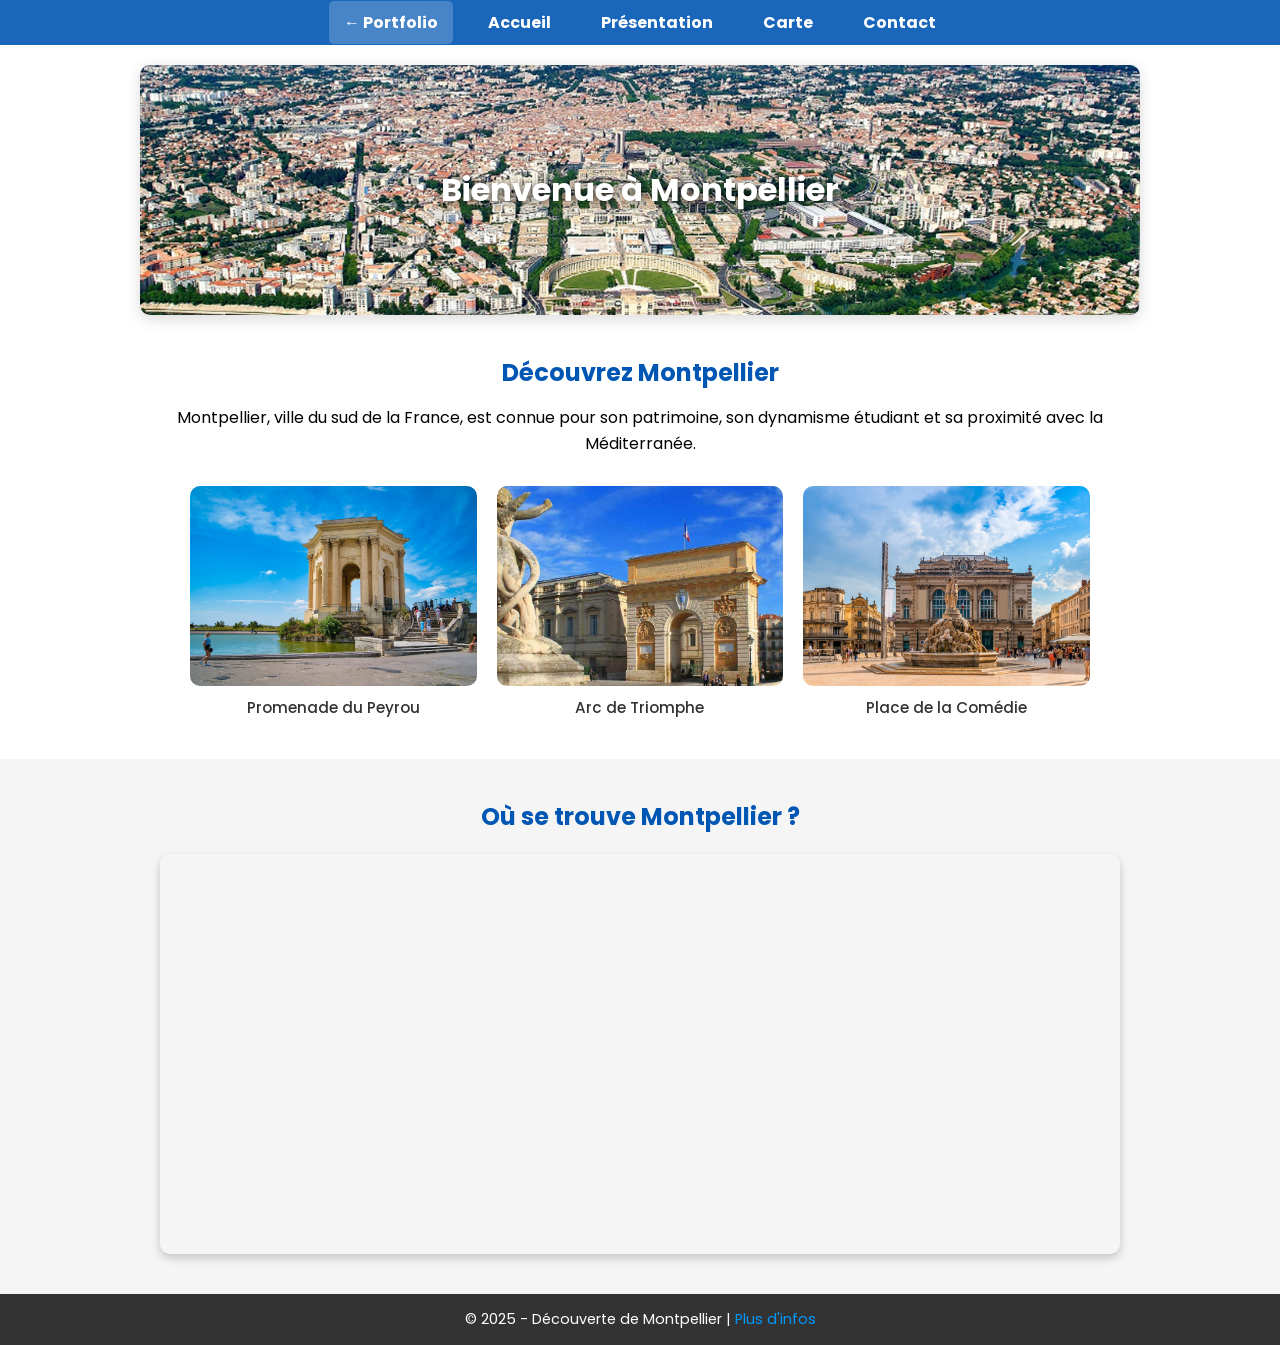
<file: projets/montpellier/index.html>
<!DOCTYPE html>
<html lang="fr">
<head>
    <meta charset="UTF-8">
    <meta name="viewport" content="width=device-width, initial-scale=1.0">
    <title>Découverte de Montpellier</title>
    <link rel="stylesheet" href="styles.css">
</head>
<body>

    <!-- Menu de navigation -->
    <nav>
        <ul>
            <li><a href="../../index.html#project" class="nav-portfolio" target="_top">← Portfolio</a></li>
            <li><a href="#accueil">Accueil</a></li>
            <li><a href="#presentation">Présentation</a></li>
            <li><a href="#carte">Carte</a></li>
            <li><a href="contact.html">Contact</a></li>
        </ul>
    </nav>

    <!-- En-tête avec titre et image de fond -->
    <header id="accueil">
        <h1>Bienvenue à Montpellier</h1>
    </header>

    <!-- Section Présentation -->
    <section id="presentation" class="presentation">
        <h2>Découvrez Montpellier</h2>
        <p>Montpellier, ville du sud de la France, est connue pour son patrimoine, son dynamisme étudiant et sa proximité avec la Méditerranée.</p>
        
        <div class="images">
            <figure>
                <img src="img/montpellier4.jpg" alt="Promenade du Peyrou, Montpellier">
                <figcaption>Promenade du Peyrou</figcaption>
            </figure>
            <figure>
                <img src="img/montpellier5.jpg" alt="Arc de Triomphe, Montpellier">
                <figcaption>Arc de Triomphe</figcaption>
            </figure>
            <figure>
                <img src="img/montpellier3.jpeg" alt="Plage proche de Montpellier">
                <figcaption>Place de la Comédie</figcaption>
            </figure>
        </div>
    </section>

    <!-- Section Carte interactive Google Maps -->
    <section id="carte" class="carte">
        <h2>Où se trouve Montpellier ?</h2>
        
        <div class="map-container">
            <iframe 
                src="https://www.google.com/maps/embed?pb=!1m18!1m12!1m3!1d11545.92244193574!2d3.8703808480376043!3d43.610769351000216!2m3!1f0!2f0!3f0!3m2!1i1024!2i768!4f13.1!3m3!1m2!1s0x12b6a52934177771%3A0x6a10061e3305f242!2sMontpellier!5e0!3m2!1sfr!2sfr!4v1701540000000!5m2!1sfr!2sfr" 
                allowfullscreen="" 
                loading="lazy" 
                referrerpolicy="no-referrer-when-downgrade"
                title="Carte interactive de Montpellier">
            </iframe>
        </div>
    </section>

    <!-- Pied de page -->
    <footer id="contact">
        <p>© 2025 - Découverte de Montpellier | <a href="contact.html">Plus d'infos</a></p>
    </footer>

    <script>
        if (window.self !== window.top) {
            document.querySelectorAll('.nav-portfolio').forEach(function(el) {
                if (el.parentElement) el.parentElement.style.display = 'none';
            });
        }
    </script>
</body>
</html>
</file>
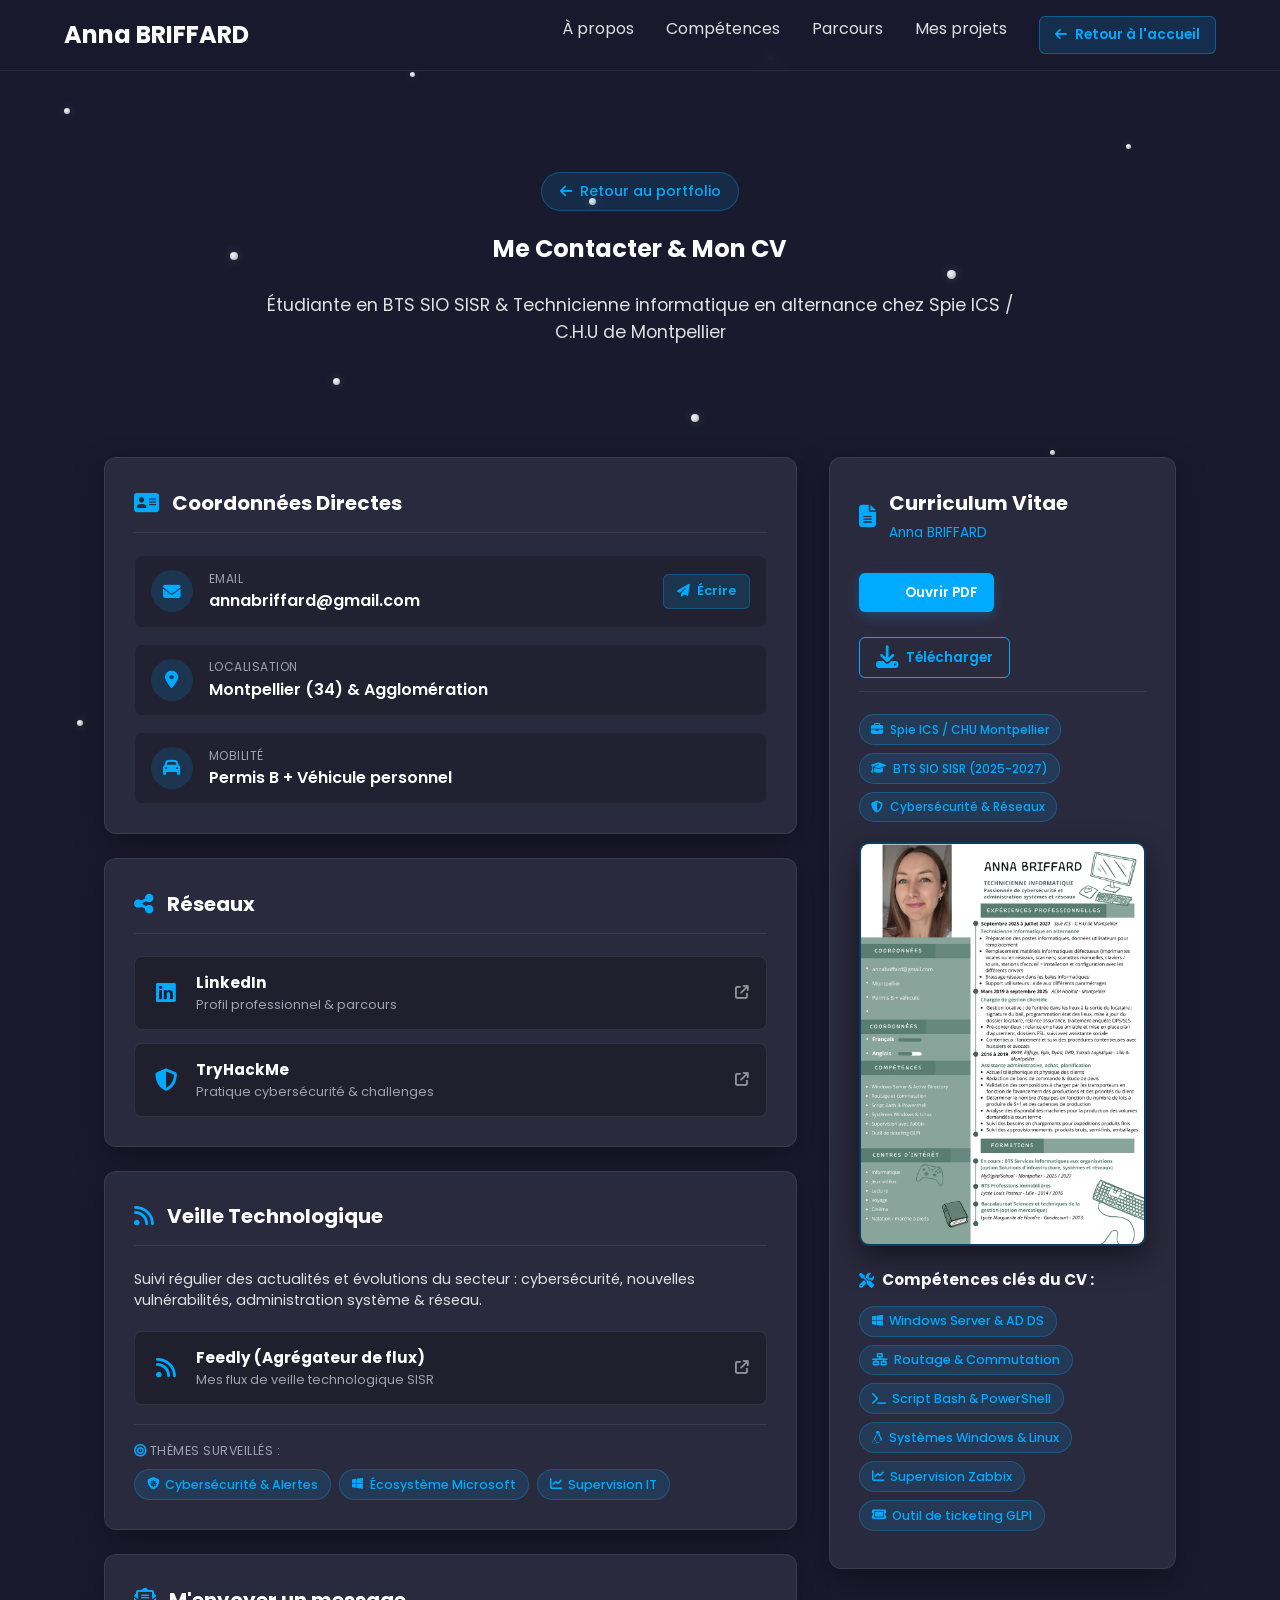
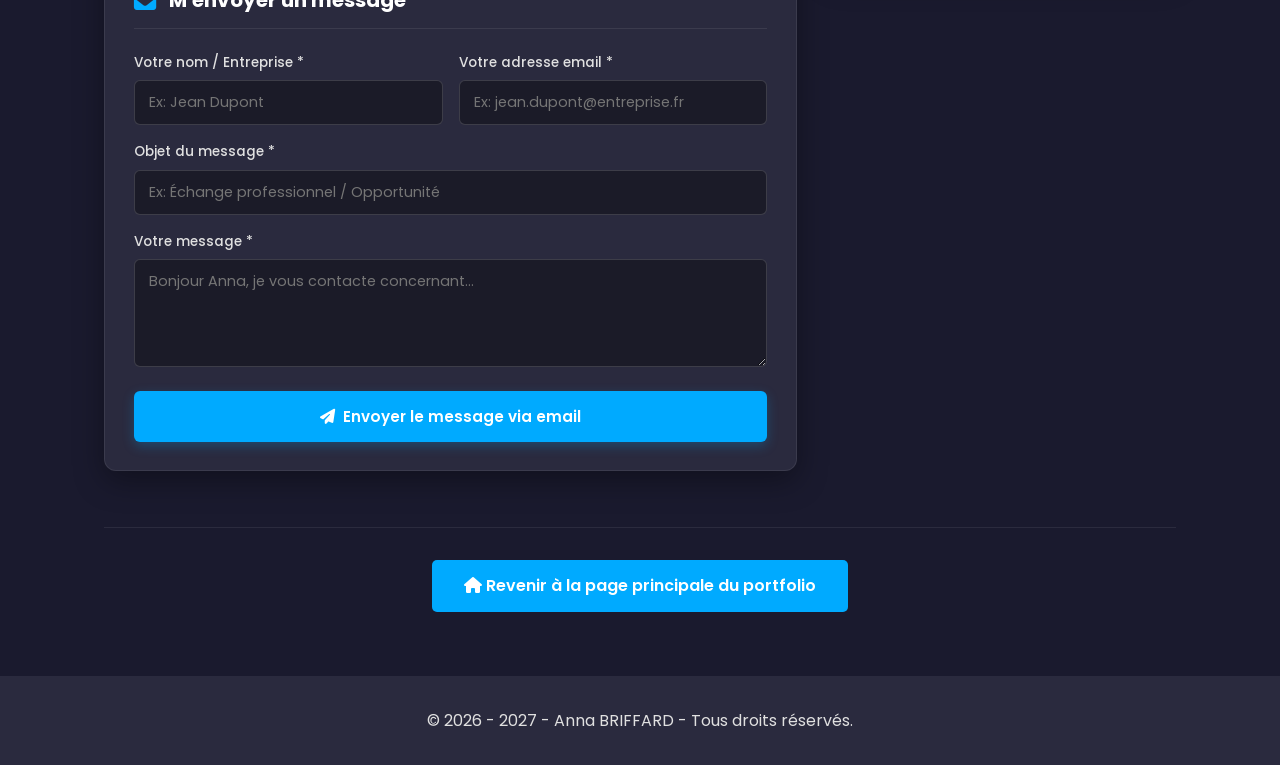
<file: contact.html>
<!DOCTYPE html>
<html lang="fr">
<head>
    <meta charset="UTF-8">
    <meta name="viewport" content="width=device-width, initial-scale=1.0">
    <title>Contact & CV - Anna BRIFFARD</title>
    <link rel="stylesheet" href="style.css">
    <link rel="stylesheet" href="https://cdnjs.cloudflare.com/ajax/libs/font-awesome/6.4.0/css/all.min.css">
</head>
<body>

    <div class="bg-stars" aria-hidden="true">
        <span class="star" style="--x:5; --y:12; --s:6px; --d:4s; --delay:0s;"></span>
        <span class="star" style="--x:18; --y:28; --s:8px; --d:3.2s; --delay:0.4s;"></span>
        <span class="star" style="--x:32; --y:8; --s:5px; --d:4.6s; --delay:1s;"></span>
        <span class="star" style="--x:46; --y:22; --s:7px; --d:3.6s; --delay:0.2s;"></span>
        <span class="star" style="--x:60; --y:6; --s:6px; --d:3s; --delay:0.8s;"></span>
        <span class="star" style="--x:74; --y:30; --s:9px; --d:4.2s; --delay:0.1s;"></span>
        <span class="star" style="--x:88; --y:16; --s:5px; --d:3.8s; --delay:0.6s;"></span>
        <span class="star" style="--x:12; --y:56; --s:6px; --d:5s; --delay:0.3s;"></span>
        <span class="star" style="--x:26; --y:42; --s:7px; --d:3.4s; --delay:0.9s;"></span>
        <span class="star" style="--x:40; --y:60; --s:5px; --d:3.1s; --delay:0.5s;"></span>
        <span class="star" style="--x:54; --y:46; --s:8px; --d:4.8s; --delay:0.7s;"></span>
        <span class="star" style="--x:68; --y:58; --s:6px; --d:3.3s; --delay:0.2s;"></span>
        <span class="star" style="--x:82; --y:50; --s:5px; --d:3.7s; --delay:1.2s;"></span>
        <span class="star" style="--x:90; --y:72; --s:7px; --d:4.1s; --delay:0.6s;"></span>
        <span class="star" style="--x:6; --y:80; --s:6px; --d:4.5s; --delay:0.4s;"></span>
        <span class="star" style="--x:22; --y:72; --s:5px; --d:3.2s; --delay:0.9s;"></span>
        <span class="star" style="--x:36; --y:86; --s:8px; --d:4.9s; --delay:0.1s;"></span>
        <span class="star" style="--x:58; --y:82; --s:6px; --d:3.6s; --delay:0.5s;"></span>
    </div>

    <header>
        <nav>
            <a href="index.html" class="logo" style="text-decoration: none;">Anna BRIFFARD</a>
            <ul>
                <li><a href="index.html#about">À propos</a></li>
                <li><a href="index.html#skills">Compétences</a></li>
                <li><a href="index.html#experience">Parcours</a></li>
                <li><a href="index.html#project">Mes projets</a></li>
                <li><a href="index.html" class="nav-back-btn"><i class="fas fa-arrow-left"></i> <span>Retour à l'accueil</span></a></li>
            </ul>
        </nav>
    </header>

    <main class="contact-page-main">
        <section class="contact-header-section">
            <a href="index.html" class="back-link-pill"><i class="fas fa-arrow-left"></i> Retour au portfolio</a>
            <h1>Me Contacter & Mon CV</h1>
            <p class="contact-subtitle">Étudiante en BTS SIO SISR & Technicienne informatique en alternance chez Spie ICS / C.H.U de Montpellier</p>
        </section>

        <div class="contact-container">
            <!-- Colonne Gauche : Coordonnées, Réseaux & Formulaire -->
            <div class="contact-col-info">
                <!-- Carte Coordonnées -->
                <div class="contact-glass-card">
                    <div class="card-title-group">
                        <i class="fas fa-address-card"></i>
                        <h3>Coordonnées Directes</h3>
                    </div>
                    
                    <div class="contact-items-list">
                        <div class="contact-item">
                            <div class="contact-icon"><i class="fas fa-envelope"></i></div>
                            <div class="contact-detail">
                                <span class="contact-label">Email</span>
                                <a href="mailto:annabriffard@gmail.com" class="contact-val">annabriffard@gmail.com</a>
                            </div>
                            <a href="mailto:annabriffard@gmail.com" class="item-action-btn" title="Envoyer un email"><i class="fas fa-paper-plane"></i> Écrire</a>
                        </div>

                        <div class="contact-item">
                            <div class="contact-icon"><i class="fas fa-location-dot"></i></div>
                            <div class="contact-detail">
                                <span class="contact-label">Localisation</span>
                                <span class="contact-val">Montpellier (34) & Agglomération</span>
                            </div>
                        </div>

                        <div class="contact-item">
                            <div class="contact-icon"><i class="fas fa-car"></i></div>
                            <div class="contact-detail">
                                <span class="contact-label">Mobilité</span>
                                <span class="contact-val">Permis B + Véhicule personnel</span>
                            </div>
                        </div>
                    </div>
                </div>

                <!-- Rubrique 1 : Réseaux -->
                <div class="contact-glass-card">
                    <div class="card-title-group">
                        <i class="fas fa-share-nodes"></i>
                        <h3>Réseaux</h3>
                    </div>

                    <div class="social-cards-grid">
                        <a href="https://www.linkedin.com/in/anna-briffard-aa1647130/" target="_blank" rel="noopener noreferrer" class="social-box">
                            <i class="fab fa-linkedin"></i>
                            <div>
                                <strong>LinkedIn</strong>
                                <span>Profil professionnel & parcours</span>
                            </div>
                            <i class="fas fa-arrow-up-right-from-square ext-arrow"></i>
                        </a>

                        <a href="https://www.tryhackme.com/p/annabfd" target="_blank" rel="noopener noreferrer" class="social-box">
                            <i class="fas fa-shield-halved"></i>
                            <div>
                                <strong>TryHackMe</strong>
                                <span>Pratique cybersécurité & challenges</span>
                            </div>
                            <i class="fas fa-arrow-up-right-from-square ext-arrow"></i>
                        </a>
                    </div>
                </div>

                <!-- Rubrique 2 : Veille Technologique -->
                <div class="contact-glass-card">
                    <div class="card-title-group">
                        <i class="fas fa-rss"></i>
                        <h3>Veille Technologique</h3>
                    </div>

                    <p style="font-size: 0.9rem; color: var(--text-color); margin-bottom: 1.2rem; line-height: 1.5;">
                        Suivi régulier des actualités et évolutions du secteur : cybersécurité, nouvelles vulnérabilités, administration système & réseau.
                    </p>

                    <div class="social-cards-grid">
                        <a href="https://feedly.com/i/my/me" target="_blank" rel="noopener noreferrer" class="social-box">
                            <i class="fas fa-rss"></i>
                            <div>
                                <strong>Feedly (Agrégateur de flux)</strong>
                                <span>Mes flux de veille technologique SISR</span>
                            </div>
                            <i class="fas fa-arrow-up-right-from-square ext-arrow"></i>
                        </a>
                    </div>

                    <div style="margin-top: 1.2rem; padding-top: 1rem; border-top: 1px solid rgba(255, 255, 255, 0.08);">
                        <span style="font-size: 0.78rem; text-transform: uppercase; letter-spacing: 0.5px; color: #9da3af; display: block; margin-bottom: 0.5rem;">
                            <i class="fas fa-bullseye" style="color: var(--primary-color);"></i> Thèmes surveillés :
                        </span>
                        <div class="project-tags" style="justify-content: flex-start; margin: 0;">
                            <span class="project-tag"><i class="fas fa-shield-virus"></i> Cybersécurité & Alertes</span>
                            <span class="project-tag"><i class="fab fa-windows"></i> Écosystème Microsoft</span>
                            <span class="project-tag"><i class="fas fa-chart-line"></i> Supervision IT</span>
                        </div>
                    </div>
                </div>

                <!-- Formulaire d'envoi rapide -->
                <div class="contact-glass-card">
                    <div class="card-title-group">
                        <i class="fas fa-envelope-open-text"></i>
                        <h3>M'envoyer un message</h3>
                    </div>
                    <form class="contact-form" onsubmit="handleContactSubmit(event)">
                        <div class="form-row">
                            <div class="form-group">
                                <label for="sender-name">Votre nom / Entreprise *</label>
                                <input type="text" id="sender-name" required placeholder="Ex: Jean Dupont">
                            </div>
                            <div class="form-group">
                                <label for="sender-email">Votre adresse email *</label>
                                <input type="email" id="sender-email" required placeholder="Ex: jean.dupont@entreprise.fr">
                            </div>
                        </div>
                        <div class="form-group">
                            <label for="sender-subject">Objet du message *</label>
                            <input type="text" id="sender-subject" required placeholder="Ex: Échange professionnel / Opportunité">
                        </div>
                        <div class="form-group">
                            <label for="sender-message">Votre message *</label>
                            <textarea id="sender-message" rows="4" required placeholder="Bonjour Anna, je vous contacte concernant..."></textarea>
                        </div>
                        <button type="submit" class="project-btn form-submit-btn">
                            <i class="fas fa-paper-plane"></i> Envoyer le message via email
                        </button>
                    </form>
                </div>
            </div>

            <!-- Colonne Droite : Curriculum Vitae -->
            <div class="contact-col-cv">
                <div class="contact-glass-card cv-showcase-card">
                    <div class="card-title-group" style="justify-content: space-between; flex-wrap: wrap;">
                        <div style="display: flex; align-items: center; gap: 0.8rem;">
                            <i class="fas fa-file-lines"></i>
                            <div>
                                <h3>Curriculum Vitae</h3>
                                <span style="font-size: 0.85rem; color: var(--primary-color);">Anna BRIFFARD</span>
                            </div>
                        </div>
                        <div class="cv-quick-actions">
                            <a href="images/cv/CV_Anna_BRIFFARD.pdf" target="_blank" class="project-btn" title="Ouvrir le PDF dans un nouvel onglet">
                                <i class="fas fa-arrow-up-right-from-square"></i> Ouvrir PDF
                            </a>
                            <a href="images/cv/CV_Anna_BRIFFARD.pdf" download="CV_Anna_BRIFFARD.pdf" class="project-btn project-btn-outline" title="Télécharger le fichier PDF">
                                <i class="fas fa-download"></i> Télécharger
                            </a>
                        </div>
                    </div>

                    <!-- Badges profil -->
                    <div class="cv-summary-badges">
                        <span class="cv-badge"><i class="fas fa-briefcase"></i> Spie ICS / CHU Montpellier</span>
                        <span class="cv-badge"><i class="fas fa-graduation-cap"></i> BTS SIO SISR (2025-2027)</span>
                        <span class="cv-badge"><i class="fas fa-shield-halved"></i> Cybersécurité & Réseaux</span>
                    </div>

                    <!-- Aperçu interactif du CV -->
                    <div class="cv-preview-frame" onclick="openCvModal()" title="Cliquer pour afficher en plein écran">
                        <div class="cv-zoom-overlay">
                            <i class="fas fa-magnifying-glass-plus"></i>
                            <span>Cliquer pour afficher en plein écran</span>
                        </div>
                        <img src="images/cv/cv_anna_briffard.webp" alt="Curriculum Vitae d'Anna BRIFFARD - Technicienne Informatique">
                    </div>

                    <!-- Résumé des compétences techniques -->
                    <div class="cv-highlights">
                        <h4><i class="fas fa-screwdriver-wrench"></i> Compétences clés du CV :</h4>
                        <div class="project-tags" style="justify-content: flex-start;">
                            <span class="project-tag"><i class="fab fa-windows"></i> Windows Server & AD DS</span>
                            <span class="project-tag"><i class="fas fa-network-wired"></i> Routage & Commutation</span>
                            <span class="project-tag"><i class="fas fa-terminal"></i> Script Bash & PowerShell</span>
                            <span class="project-tag"><i class="fab fa-linux"></i> Systèmes Windows & Linux</span>
                            <span class="project-tag"><i class="fas fa-chart-line"></i> Supervision Zabbix</span>
                            <span class="project-tag"><i class="fas fa-ticket"></i> Outil de ticketing GLPI</span>
                        </div>
                    </div>
                </div>
            </div>
        </div>

        <!-- Bouton grand format de retour en bas de page -->
        <div class="back-home-footer-cta">
            <a href="index.html" class="cta-button">
                <i class="fas fa-house"></i> Revenir à la page principale du portfolio
            </a>
        </div>
    </main>

    <footer>
        <p>&copy; 2026 - 2027 - Anna BRIFFARD - Tous droits réservés.</p>
    </footer>

    <!-- Modal Plein Écran pour le CV -->
    <div id="modal-cv" class="modal-overlay" onclick="closeCvOnBackdrop(event)" role="dialog" aria-modal="true" aria-labelledby="modal-cv-title">
        <div class="modal-content modal-content-large">
            <div class="modal-header">
                <div>
                    <h3 id="modal-cv-title"><i class="fas fa-file-pdf"></i> Curriculum Vitae – Anna BRIFFARD</h3>
                    <span class="modal-subtitle">Technicienne Informatique – BTS SIO SISR</span>
                </div>
                <div class="modal-header-actions">
                    <a href="images/cv/CV_Anna_BRIFFARD.pdf" target="_blank" class="modal-ext-link">
                        <i class="fas fa-arrow-up-right-from-square"></i> <span>Ouvrir PDF</span>
                    </a>
                    <a href="images/cv/CV_Anna_BRIFFARD.pdf" download="CV_Anna_BRIFFARD.pdf" class="modal-ext-link">
                        <i class="fas fa-download"></i> <span>Télécharger</span>
                    </a>
                    <button type="button" class="modal-close" onclick="closeCvModal()" aria-label="Fermer la fenêtre">&times;</button>
                </div>
            </div>
            
            <div class="modal-body" style="padding: 1.5rem; text-align: center; overflow-y: auto; max-height: 80vh;">
                <img src="images/cv/cv_anna_briffard.webp" alt="CV Anna BRIFFARD" style="max-width: 100%; max-height: 75vh; object-fit: contain; border-radius: 8px; box-shadow: 0 10px 30px rgba(0,0,0,0.5);">
            </div>
        </div>
    </div>

    <script>
        function openCvModal() {
            const modal = document.getElementById('modal-cv');
            if (modal) {
                modal.classList.add('active');
                document.body.style.overflow = 'hidden';
            }
        }

        function closeCvModal() {
            const modal = document.getElementById('modal-cv');
            if (modal) {
                modal.classList.remove('active');
                document.body.style.overflow = '';
            }
        }

        function closeCvOnBackdrop(e) {
            if (e.target && e.target.id === 'modal-cv') {
                closeCvModal();
            }
        }

        document.addEventListener('keydown', (e) => {
            if (e.key === 'Escape') {
                closeCvModal();
            }
        });

        function handleContactSubmit(e) {
            e.preventDefault();
            const name = document.getElementById('sender-name').value;
            const email = document.getElementById('sender-email').value;
            const subject = document.getElementById('sender-subject').value;
            const message = document.getElementById('sender-message').value;

            const body = `Bonjour Anna,%0D%0A%0D%0A${encodeURIComponent(message)}%0D%0A%0D%0A--%0D%0A${encodeURIComponent(name)}%0D%0AEmail : ${encodeURIComponent(email)}`;
            const mailtoUrl = `mailto:annabriffard@gmail.com?subject=${encodeURIComponent(subject)}&body=${body}`;
            
            window.location.href = mailtoUrl;
        }
    </script>

</body>
</html>
</file>
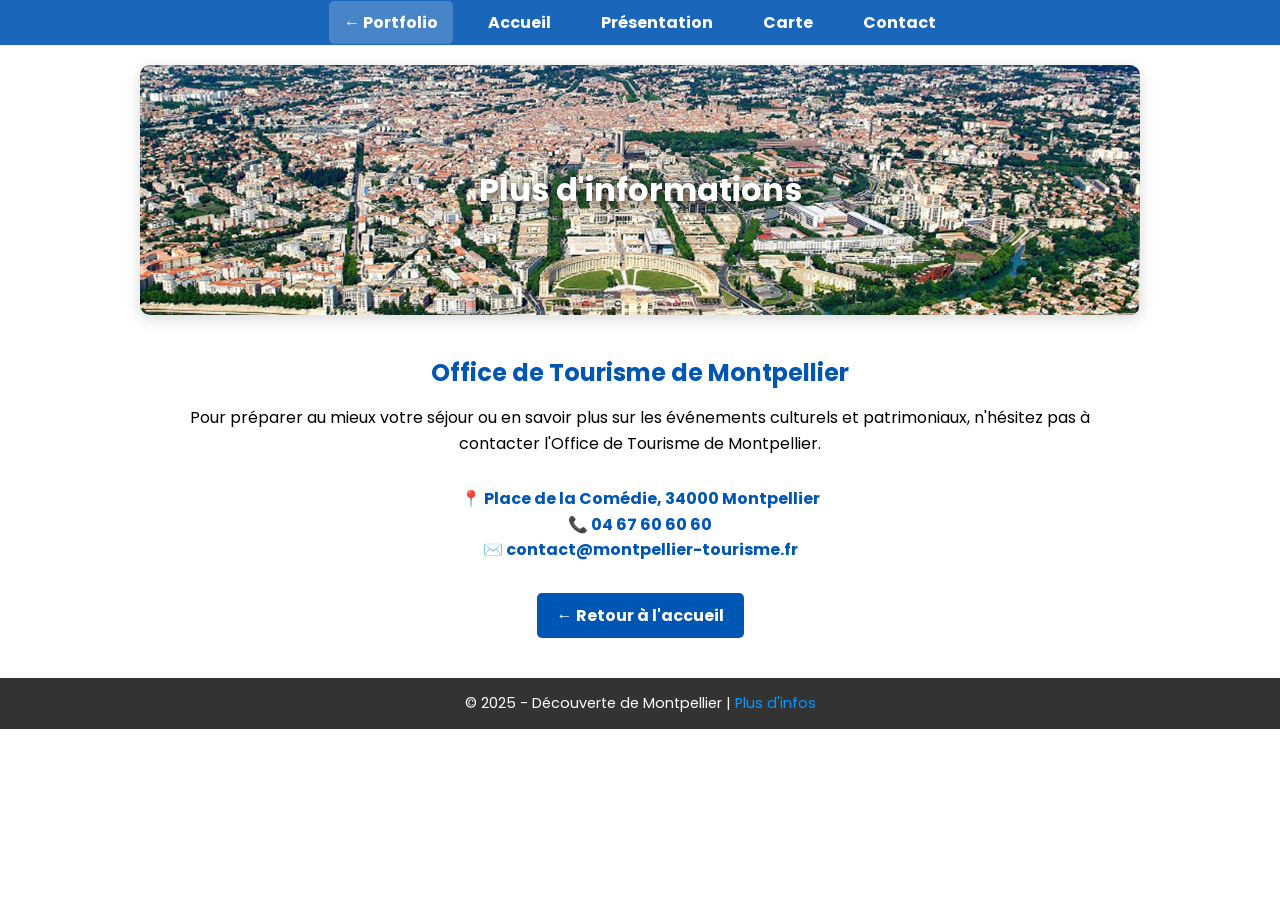
<file: projets/montpellier/contact.html>
<!DOCTYPE html>
<html lang="fr">
<head>
    <meta charset="UTF-8">
    <meta name="viewport" content="width=device-width, initial-scale=1.0">
    <title>Contact & Plus d'infos - Découverte de Montpellier</title>
    <link rel="stylesheet" href="styles.css">
</head>
<body>

    <!-- Menu de navigation -->
    <nav>
        <ul>
            <li><a href="../../index.html#project" class="nav-portfolio" target="_top">← Portfolio</a></li>
            <li><a href="index.html#accueil">Accueil</a></li>
            <li><a href="index.html#presentation">Présentation</a></li>
            <li><a href="index.html#carte">Carte</a></li>
            <li><a href="contact.html">Contact</a></li>
        </ul>
    </nav>

    <!-- En-tête -->
    <header id="accueil">
        <h1>Plus d'informations</h1>
    </header>

    <!-- Section d'informations et contact -->
    <section id="presentation" class="presentation">
        <h2>Office de Tourisme de Montpellier</h2>
        <p>
            Pour préparer au mieux votre séjour ou en savoir plus sur les événements culturels et patrimoniaux, n'hésitez pas à contacter l'Office de Tourisme de Montpellier.
        </p>
        <p style="margin-top: 15px; font-weight: bold; color: #0056b3;">
            📍 Place de la Comédie, 34000 Montpellier<br>
            📞 04 67 60 60 60<br>
            ✉️ contact@montpellier-tourisme.fr
        </p>
        <div style="margin-top: 30px;">
            <a href="index.html" style="display: inline-block; padding: 10px 20px; background-color: #0056b3; color: white; text-decoration: none; border-radius: 5px; font-weight: bold;">← Retour à l'accueil</a>
        </div>
    </section>

    <!-- Pied de page -->
    <footer id="contact">
        <p>© 2025 - Découverte de Montpellier | <a href="contact.html">Plus d'infos</a></p>
    </footer>

    <script>
        if (window.self !== window.top) {
            document.querySelectorAll('.nav-portfolio').forEach(function(el) {
                if (el.parentElement) el.parentElement.style.display = 'none';
            });
        }
    </script>
</body>
</html>
</file>
<file: style.css>
@import url('https://fonts.googleapis.com/css2?family=Poppins:wght@300;400;600;700&display=swap');

:root {
    --primary-color: #00aaff; 
    --secondary-color: #0077b6; 
    --background-color: #1a1a2e;
    --card-background: #2a2a3e; 
    --text-color: #e0e0e0; 
    --heading-color: #ffffff;
}

* {
    margin: 0;
    padding: 0;
    box-sizing: border-box;
}

html {
    scroll-behavior: smooth;
}

body {
    font-family: 'Poppins', sans-serif;
    background-color: var(--background-color);
    color: var(--text-color);
    line-height: 1.6;
}

header {
    background-color: rgba(26, 26, 46, 0.85);
    backdrop-filter: blur(10px);
    padding: 1rem 5%;
    position: fixed;
    width: 100%;
    top: 0;
    z-index: 1000;
    border-bottom: 1px solid var(--card-background);
}

nav {
    display: flex;
    justify-content: space-between;
    align-items: center;
}

nav .logo {
    font-size: 1.5rem;
    font-weight: 700;
    color: var(--heading-color);
}

nav ul {
    list-style: none;
    display: flex;
    gap: 2rem;
}

nav a {
    color: var(--text-color);
    text-decoration: none;
    font-weight: 400;
    transition: color 0.3s ease;
}

nav a:hover {
    color: var(--primary-color);
}

@media (max-width: 768px) {
    header {
        padding: 0.7rem 4%;
    }
    nav {
        flex-direction: column;
        gap: 0.5rem;
    }
    nav ul {
        gap: 0.8rem;
        flex-wrap: wrap;
        justify-content: center;
        font-size: 0.88rem;
    }
    main {
        padding-top: 110px;
    }
    .contact-page-main {
        padding-top: 120px;
    }
}

main {
    padding-top: 80px; 
}

main {
    position: relative;
    z-index: 1;
}

section {
    padding: 4.5rem 5%;
    max-width: 1200px;
    margin: 0 auto;
    border-bottom: none;
    scroll-margin-top: 100px;
}

section:last-of-type {
    border-bottom: none;
}

h1, h2 {
    color: var(--heading-color);
    margin-bottom: 1.5rem;
    text-align: center;
}

h2 {
    font-size: 2.3rem;
    position: relative;
    padding-bottom: 0.8rem;
    margin-bottom: 2.5rem;
}

h2::after {
    content: '';
    position: absolute;
    bottom: 0;
    left: 50%;
    transform: translateX(-50%);
    width: 60px;
    height: 3px;
    background: linear-gradient(90deg, transparent, var(--primary-color), transparent);
    border-radius: 2px;
    box-shadow: 0 0 12px rgba(0, 170, 255, 0.7);
}

/* ==========================================================================
   Séparateurs de sections stylés
   ========================================================================== */
.section-divider {
    display: flex;
    align-items: center;
    justify-content: center;
    max-width: 850px;
    margin: 1rem auto;
    padding: 0 1.5rem;
    position: relative;
    user-select: none;
}

.divider-line {
    flex: 1;
    height: 1px;
    position: relative;
}

.section-divider .divider-line:first-child {
    background: linear-gradient(90deg, transparent 0%, rgba(0, 170, 255, 0.15) 30%, rgba(0, 170, 255, 0.65) 100%);
}

.section-divider .divider-line:last-child {
    background: linear-gradient(90deg, rgba(0, 170, 255, 0.65) 0%, rgba(0, 170, 255, 0.15) 70%, transparent 100%);
}

.divider-badge {
    display: inline-flex;
    align-items: center;
    justify-content: center;
    width: 44px;
    height: 44px;
    border-radius: 50%;
    background: radial-gradient(circle, #252542 0%, #1a1a2e 100%);
    border: 1px solid rgba(0, 170, 255, 0.45);
    color: var(--primary-color);
    font-size: 1rem;
    margin: 0 1.2rem;
    box-shadow: 0 0 18px rgba(0, 170, 255, 0.25), inset 0 0 10px rgba(0, 170, 255, 0.12);
    transition: all 0.35s cubic-bezier(0.4, 0, 0.2, 1);
    position: relative;
}

.divider-badge::before {
    content: '';
    position: absolute;
    inset: -3px;
    border-radius: 50%;
    border: 1px dashed rgba(0, 170, 255, 0.25);
    animation: rotateDivider 20s linear infinite;
    pointer-events: none;
}

@keyframes rotateDivider {
    from { transform: rotate(0deg); }
    to { transform: rotate(360deg); }
}

.section-divider:hover .divider-badge {
    transform: scale(1.15);
    border-color: #00aaff;
    color: #ffffff;
    box-shadow: 0 0 25px rgba(0, 170, 255, 0.7), inset 0 0 12px rgba(0, 170, 255, 0.35);
}

.section-divider:hover .divider-badge::before {
    border-color: rgba(0, 170, 255, 0.6);
}

@media (max-width: 600px) {
    .section-divider {
        padding: 0 0.8rem;
        margin: 0.5rem auto;
    }
    .divider-badge {
        width: 36px;
        height: 36px;
        font-size: 0.85rem;
        margin: 0 0.8rem;
    }
}

#hero {
    display: flex;
    flex-direction: column;
    justify-content: center;
    align-items: center;
    text-align: center;
    min-height: calc(100vh - 80px);
}

#hero h1 {
    font-size: 4rem;
    color: var(--heading-color);
}

#hero p {
    font-size: 1.5rem;
    color: var(--primary-color);
    margin-bottom: 2rem;
}

#hero p.hero-option {
    font-size: 1.2rem;
    color: var(--text-color);
    margin-top: -1.2rem;
    margin-bottom: 2rem;
}

.cta-button {
    display: inline-block;
    background-color: var(--primary-color);
    color: var(--heading-color);
    padding: 0.8rem 2rem;
    border-radius: 5px;
    text-decoration: none;
    font-weight: 600;
    transition: background-color 0.3s ease;
}

.cta-button:hover {
    background-color: var(--secondary-color);
}

#about .about-container {
    max-width: 800px;
    margin: 0 auto;
    text-align: center;
}

.skill-card {
    background-color: var(--card-background);
    padding: 1.6rem;
    border-radius: 12px;
    text-align: center;
    border: 1px solid transparent;
    transition: transform 0.3s ease, border-color 0.3s ease, box-shadow 0.3s ease;
    width: 220px;
}

.skill-card:hover {
    transform: translateY(-8px);
    border-color: var(--primary-color);
    box-shadow: 0 10px 25px rgba(0,170,255,0.12);
}

.skill-card i {
    font-size: 2.4rem;
    color: var(--primary-color);
    margin-bottom: 0.8rem;
}

.skill-card h3 {
    color: var(--heading-color);
    margin-bottom: 0.5rem;
}

.skill-card p {
    color: var(--text-color);
}

.skills-grid {
    display: grid;
    grid-template-columns: repeat(3, 1fr);
    grid-template-rows: auto auto auto;
    gap: 1.5rem;
    margin-top: 2rem;
    justify-items: center;
    align-items: center;
    max-width: 760px;
    margin-left: auto;
    margin-right: auto;
}

.skills-grid .skill-card {
    background-color: var(--card-background);
    padding: 1.6rem;
    border-radius: 12px;
    text-align: center;
    border: 1px solid transparent;
    transition: transform 0.3s ease, border-color 0.3s ease, box-shadow 0.3s ease;
    width: 220px;
}

.skills-grid .skill-card:hover {
    transform: translateY(-8px);
    border-color: var(--primary-color);
    box-shadow: 0 10px 25px rgba(0,170,255,0.12);
}

.skills-grid .skill-card i {
    font-size: 2.4rem;
    color: var(--primary-color);
    margin-bottom: 0.8rem;
}

.skills-grid .skill-card h3 {
    color: var(--heading-color);
    margin-bottom: 0.5rem;
}

.skills-grid .skill-card:nth-child(1) { grid-column: 2; grid-row: 1; }
.skills-grid .skill-card:nth-child(2) { grid-column: 3; grid-row: 2; }
.skills-grid .skill-card:nth-child(3) { grid-column: 2; grid-row: 3; }
.skills-grid .skill-card:nth-child(4) { grid-column: 1; grid-row: 2; }

@media (max-width: 768px) {
    .skills-grid {
        grid-template-columns: 1fr;
        grid-template-rows: none;
        max-width: 100%;
    }
    .skills-grid .skill-card {
        width: 100%;
    }
}

#project {
    text-align: center;
}

.cards-grid {
    display: grid;
    grid-template-columns: repeat(3, 1fr);
    gap: 1.5rem;
    margin-top: 2rem;
    justify-items: center;
    align-items: stretch;
    max-width: 820px;
    margin-left: auto;
    margin-right: auto;
}

.cards-grid .skill-card {
    width: 100%;
    max-width: 250px;
    display: flex;
    flex-direction: column;
    justify-content: space-between;
    align-items: center;
    text-align: center;
    box-sizing: border-box;
}

.cards-grid .skill-card i {
    margin: 0 auto 0.8rem auto;
    text-align: center;
    display: block;
}

.cards-grid .skill-card h3 {
    text-align: center;
    width: 100%;
    margin-bottom: 0.5rem;
}

.cards-grid .skill-card p {
    flex-grow: 1;
    margin-bottom: 1.2rem;
    text-align: center;
    display: flex;
    align-items: center;
    justify-content: center;
    line-height: 1.5;
    width: 100%;
}

.cards-grid .skill-card .project-btn {
    align-self: center;
    margin: 0 auto;
}

@media (max-width: 900px) {
    .cards-grid { grid-template-columns: repeat(2, 1fr); }
}

@media (max-width: 600px) {
    .cards-grid { grid-template-columns: 1fr; }
}

.timeline {
    max-width: 800px;
    margin: 2rem auto 0;
    position: relative;
}

.timeline-item {
    padding: 1.5rem;
    margin-bottom: 1.5rem;
    background-color: var(--card-background);
    border-radius: 8px;
    border-left: 4px solid var(--primary-color);
}

.timeline-item h3 {
    color: var(--heading-color);
}

.timeline-sub {
    color: var(--text-color);
    font-style: italic;
    font-size: 0.9rem;
    margin-bottom: 0.5rem;
}

#contact {
    text-align: center;
}

.contact-links {
    margin-top: 2rem;
    display: flex;
    flex-direction: column;
    align-items: center;
    gap: 1rem;
}

.contact-links a {
    color: var(--text-color);
    text-decoration: none;
    font-size: 1.1rem;
    transition: color 0.3s ease;
}

.contact-links a:hover {
    color: var(--primary-color);
}

.contact-links a i {
    margin-right: 0.5rem;
    color: var(--primary-color);
}

footer {
    text-align: center;
    padding: 2rem;
    background-color: var(--card-background);
}

.projects-grid {
    display: grid;
    grid-template-columns: repeat(3, minmax(240px, 1fr));
    gap: 1.5rem;
    margin-top: 2rem;
    justify-items: center;
    align-items: start;
    max-width: 1100px;
    margin-left: auto;
    margin-right: auto;
}

.project-card {
    background-color: var(--card-background);
    padding: 1.6rem;
    border-radius: 12px;
    text-align: center;
    border: 1px solid transparent;
    transition: transform 0.25s ease, box-shadow 0.25s ease;
    width: 100%;
    max-width: 340px;
    min-height: 140px;
    display: flex;
    flex-direction: column;
    gap: 0.6rem;
}

.project-card i {
    font-size: 2rem;
    color: var(--primary-color);
}

.project-card h3 {
    color: var(--heading-color);
    margin: 0.2rem 0 0.2rem 0;
    font-size: 1.1rem;
}

.project-card p {
    color: var(--text-color);
    font-size: 0.95rem;
    margin: 0;
    line-height: 1.4;
}

.project-card:hover {
    transform: translateY(-6px);
    box-shadow: 0 18px 40px rgba(0,0,0,0.35);
    border-color: rgba(0,170,255,0.15);
}

@media (max-width: 900px) {
    .projects-grid { grid-template-columns: repeat(2, minmax(220px, 1fr)); }
}

@media (max-width: 600px) {
    .projects-grid { grid-template-columns: 1fr; }
}

.bg-stars {
    position: fixed;
    inset: 0;
    z-index: 0;
    pointer-events: none;
}

.bg-stars .star {
    position: absolute;
    left: calc(var(--x, 50) * 1%);
    top: calc(var(--y, 50) * 1%);
    width: var(--s, 6px);
    height: var(--s, 6px);
    background: radial-gradient(circle at 30% 30%, rgba(255,255,255,1) 0%, rgba(255,255,255,0.9) 40%, rgba(255,255,255,0.6) 100%);
    border-radius: 50%;
    filter: drop-shadow(0 0 6px rgba(255,255,255,0.25));
    opacity: 0.95;
    transform: translate3d(0,0,0);
    animation: star-float var(--d, 4s) ease-in-out calc(var(--delay, 0s)) infinite alternate;
}

@keyframes star-float {
    0% { transform: translate3d(0, -6px, 0) translateX(0); opacity: 0.9; }
    50% { transform: translate3d(4px, 6px, 0) translateX(0); opacity: 1; }
    100% { transform: translate3d(0, -6px, 0) translateX(0); opacity: 0.9; }
}

@media (prefers-reduced-motion: reduce) {
    .bg-stars .star { animation: none; }
}

@media (prefers-reduced-motion: reduce) {
    .bg-lines { animation: none; }
}

.cards-grid .skill-card {
    border: 2px solid transparent;
}

.cards-grid .skill-card:hover {
    border-color: var(--primary-color);
    box-shadow: 0 14px 40px rgba(0,170,255,0.16);
}

/* Bouton projet et cartes cliquables */
.skill-card.clickable-card {
    cursor: pointer;
    display: flex;
    flex-direction: column;
    align-items: center;
    justify-content: space-between;
}

.project-btn {
    display: inline-flex;
    align-items: center;
    justify-content: center;
    gap: 0.5rem;
    margin-top: 1rem;
    padding: 0.5rem 1rem;
    font-size: 0.85rem;
    font-family: inherit;
    font-weight: 600;
    color: #ffffff;
    background-color: var(--primary-color);
    border: none;
    border-radius: 6px;
    cursor: pointer;
    text-decoration: none;
    transition: background-color 0.25s ease, transform 0.2s ease, box-shadow 0.2s ease;
    box-shadow: 0 4px 12px rgba(0, 170, 255, 0.25);
}

.project-btn:hover {
    background-color: var(--secondary-color);
    transform: translateY(-2px);
    box-shadow: 0 6px 16px rgba(0, 170, 255, 0.35);
}

/* Modal Aperçu Maquette Canva */
.modal-overlay {
    display: none;
    position: fixed;
    inset: 0;
    background: rgba(10, 10, 20, 0.88);
    backdrop-filter: blur(8px);
    z-index: 2000;
    justify-content: center;
    align-items: center;
    padding: 1.5rem;
    box-sizing: border-box;
}

.modal-overlay.active {
    display: flex;
}

.modal-content {
    background: var(--card-background);
    border: 1px solid rgba(0, 170, 255, 0.35);
    border-radius: 16px;
    max-width: 860px;
    width: 100%;
    max-height: 92vh;
    display: flex;
    flex-direction: column;
    overflow: hidden;
    box-shadow: 0 20px 50px rgba(0, 0, 0, 0.7), 0 0 35px rgba(0, 170, 255, 0.18);
    animation: modalAppear 0.25s ease-out;
}

@keyframes modalAppear {
    from {
        opacity: 0;
        transform: scale(0.96) translateY(10px);
    }
    to {
        opacity: 1;
        transform: scale(1) translateY(0);
    }
}

.modal-header {
    display: flex;
    justify-content: space-between;
    align-items: center;
    padding: 1rem 1.5rem;
    border-bottom: 1px solid rgba(255, 255, 255, 0.08);
    background: rgba(0, 0, 0, 0.15);
}

.modal-header h3 {
    margin: 0;
    font-size: 1.25rem;
    color: var(--heading-color);
    text-align: left;
    display: flex;
    align-items: center;
    gap: 0.5rem;
}

.modal-subtitle {
    display: block;
    font-size: 0.85rem;
    color: var(--primary-color);
    margin-top: 0.2rem;
    text-align: left;
}

.modal-close {
    background: transparent;
    border: none;
    color: var(--text-color);
    font-size: 2rem;
    line-height: 1;
    cursor: pointer;
    padding: 0 0.5rem;
    transition: color 0.2s ease, transform 0.2s ease;
}

.modal-close:hover {
    color: var(--primary-color);
    transform: scale(1.15);
}

.modal-body {
    padding: 1.2rem 1.5rem;
    overflow-y: auto;
    display: flex;
    flex-direction: column;
    align-items: center;
    gap: 1rem;
}

.modal-image-wrapper {
    position: relative;
    width: 100%;
    display: flex;
    align-items: center;
    justify-content: center;
    background: rgba(0, 0, 0, 0.35);
    border-radius: 10px;
    padding: 0.5rem;
    box-sizing: border-box;
}

.modal-image-wrapper img {
    max-width: 100%;
    max-height: 52vh;
    object-fit: contain;
    border-radius: 8px;
    box-shadow: 0 6px 20px rgba(0, 0, 0, 0.45);
}

.modal-nav-btn {
    position: absolute;
    top: 50%;
    transform: translateY(-50%);
    background: rgba(26, 26, 46, 0.85);
    color: #ffffff;
    border: 1px solid rgba(0, 170, 255, 0.4);
    border-radius: 50%;
    width: 44px;
    height: 44px;
    display: flex;
    align-items: center;
    justify-content: center;
    cursor: pointer;
    font-size: 1.1rem;
    transition: all 0.2s ease;
    z-index: 5;
}

.modal-nav-btn:hover {
    background: var(--primary-color);
    transform: translateY(-50%) scale(1.1);
    box-shadow: 0 0 15px rgba(0, 170, 255, 0.5);
}

.modal-nav-btn.prev {
    left: 12px;
}

.modal-nav-btn.next {
    right: 12px;
}

.modal-info {
    text-align: center;
    max-width: 700px;
    margin: 0 auto;
    width: 100%;
}

.modal-counter {
    display: inline-block;
    font-size: 0.8rem;
    font-weight: 600;
    text-transform: uppercase;
    letter-spacing: 1px;
    color: var(--primary-color);
    background: rgba(0, 170, 255, 0.12);
    padding: 0.25rem 0.75rem;
    border-radius: 20px;
    margin-bottom: 0.4rem;
}

.modal-caption-title {
    font-size: 1.1rem;
    font-weight: 600;
    color: var(--heading-color);
    margin-bottom: 0.3rem;
}

.modal-caption-desc {
    font-size: 0.9rem;
    color: var(--text-color);
    line-height: 1.4;
}

.modal-thumbnails {
    display: flex;
    gap: 0.6rem;
    overflow-x: auto;
    max-width: 100%;
    padding: 0.5rem 0.2rem;
    scrollbar-width: thin;
}

.modal-thumb {
    width: 60px;
    height: 45px;
    object-fit: cover;
    border-radius: 6px;
    cursor: pointer;
    border: 2px solid transparent;
    opacity: 0.55;
    transition: all 0.2s ease;
    flex-shrink: 0;
}

.modal-thumb:hover {
    opacity: 0.9;
    transform: translateY(-2px);
}

.modal-thumb.active {
    border-color: var(--primary-color);
    opacity: 1;
    transform: scale(1.08);
    box-shadow: 0 0 10px rgba(0, 170, 255, 0.4);
}

/* Modal Projet Web (Iframe & Détails) */
.modal-content.modal-content-large {
    max-width: 960px;
}

.modal-header-actions {
    display: flex;
    align-items: center;
    gap: 0.8rem;
}

.modal-ext-link {
    display: inline-flex;
    align-items: center;
    gap: 0.4rem;
    background: rgba(0, 170, 255, 0.15);
    color: var(--primary-color);
    padding: 0.4rem 0.85rem;
    border-radius: 6px;
    font-size: 0.82rem;
    font-weight: 600;
    text-decoration: none;
    border: 1px solid rgba(0, 170, 255, 0.35);
    transition: all 0.25s ease;
}

.modal-ext-link:hover {
    background: var(--primary-color);
    color: #ffffff;
    transform: translateY(-2px);
    box-shadow: 0 4px 15px rgba(0, 170, 255, 0.35);
}

.modal-iframe-wrapper {
    position: relative;
    width: 100%;
    height: 52vh;
    min-height: 380px;
    background: #ffffff;
    border-radius: 10px;
    overflow: hidden;
    box-shadow: 0 6px 20px rgba(0, 0, 0, 0.45);
    border: 1px solid rgba(0, 170, 255, 0.25);
}

.modal-iframe-wrapper iframe {
    width: 100%;
    height: 100%;
    border: none;
    display: block;
}

.project-tags {
    display: flex;
    gap: 0.5rem;
    flex-wrap: wrap;
    justify-content: center;
    margin: 0.8rem 0 0.5rem 0;
}

.project-tag {
    font-size: 0.78rem;
    font-weight: 500;
    padding: 0.28rem 0.75rem;
    background: rgba(0, 170, 255, 0.12);
    color: var(--primary-color);
    border: 1px solid rgba(0, 170, 255, 0.28);
    border-radius: 20px;
    display: inline-flex;
    align-items: center;
    gap: 0.4rem;
}

.modal-actions {
    display: flex;
    gap: 0.8rem;
    justify-content: center;
    flex-wrap: wrap;
    margin-top: 0.6rem;
}

/* Onglets de sélection de document dans la modal */
.modal-tab-group {
    display: flex;
    justify-content: center;
    gap: 0.8rem;
    padding: 0.8rem 1rem 0.2rem 1rem;
    background: rgba(0, 0, 0, 0.2);
    border-bottom: 1px solid rgba(255, 255, 255, 0.08);
    flex-wrap: wrap;
}

.modal-tab-btn {
    display: inline-flex;
    align-items: center;
    gap: 0.5rem;
    padding: 0.5rem 1.1rem;
    font-size: 0.85rem;
    font-family: inherit;
    font-weight: 600;
    color: var(--text-color);
    background: rgba(255, 255, 255, 0.05);
    border: 1px solid rgba(255, 255, 255, 0.15);
    border-radius: 8px;
    cursor: pointer;
    transition: all 0.25s ease;
}

.modal-tab-btn:hover {
    background: rgba(0, 170, 255, 0.15);
    color: #ffffff;
    border-color: var(--primary-color);
}

.modal-tab-btn.active {
    background: var(--primary-color);
    color: #ffffff;
    border-color: var(--primary-color);
    box-shadow: 0 4px 15px rgba(0, 170, 255, 0.35);
}

/* Raccourcis de chapitres pour le dossier */
.modal-section-chips {
    display: flex;
    gap: 0.4rem;
    flex-wrap: wrap;
    justify-content: center;
    margin: 0.3rem 0 0.6rem 0;
    max-width: 780px;
}

.modal-section-chip {
    font-size: 0.72rem;
    font-weight: 500;
    padding: 0.2rem 0.65rem;
    background: rgba(255, 255, 255, 0.06);
    color: var(--text-color);
    border: 1px solid rgba(255, 255, 255, 0.14);
    border-radius: 12px;
    cursor: pointer;
    transition: all 0.2s ease;
}

.modal-section-chip:hover {
    background: rgba(0, 170, 255, 0.2);
    color: #ffffff;
    border-color: var(--primary-color);
}

.modal-status-badge {
    display: inline-flex;
    align-items: center;
    gap: 0.5rem;
    font-size: 0.8rem;
    font-weight: 500;
    background: rgba(255, 183, 3, 0.12);
    color: #ffb703;
    border: 1px solid rgba(255, 183, 3, 0.35);
    padding: 0.35rem 0.85rem;
    border-radius: 20px;
    margin-bottom: 0.5rem;
}

.project-btn-outline {
    background-color: transparent;
    border: 1px solid var(--primary-color);
    color: var(--primary-color);
    box-shadow: none;
}

.project-btn-outline:hover {
    background-color: rgba(0, 170, 255, 0.18);
    color: #ffffff;
    border-color: var(--primary-color);
}

@media (max-width: 768px) {
    .modal-content {
        max-height: 96vh;
    }
    .modal-image-wrapper img {
        max-height: 42vh;
    }
    .modal-iframe-wrapper {
        height: 44vh;
        min-height: 280px;
    }
    .modal-ext-link span {
        display: none;
    }
    .modal-nav-btn {
        width: 36px;
        height: 36px;
        font-size: 0.9rem;
    }
    .modal-nav-btn.prev { left: 6px; }
    .modal-nav-btn.next { right: 6px; }
    .modal-thumb {
        width: 48px;
        height: 36px;
    }
}

/* ==========================================================================
   Page dédiée Contact & CV (contact.html)
   ========================================================================== */
.contact-page-main {
    padding-top: 100px;
    padding-bottom: 4rem;
    max-width: 1200px;
    margin: 0 auto;
    padding-left: 5%;
    padding-right: 5%;
}

.contact-header-section {
    text-align: center;
    margin-bottom: 2.5rem;
}

.back-link-pill {
    display: inline-flex;
    align-items: center;
    gap: 0.5rem;
    padding: 0.45rem 1.1rem;
    background: rgba(0, 170, 255, 0.12);
    color: var(--primary-color);
    border: 1px solid rgba(0, 170, 255, 0.3);
    border-radius: 20px;
    text-decoration: none;
    font-size: 0.88rem;
    font-weight: 500;
    margin-bottom: 1.2rem;
    transition: all 0.25s ease;
}

.back-link-pill:hover {
    background: var(--primary-color);
    color: #ffffff;
    box-shadow: 0 0 15px rgba(0, 170, 255, 0.4);
    transform: translateX(-4px);
}

.nav-back-btn {
    display: inline-flex;
    align-items: center;
    gap: 0.5rem;
    padding: 0.45rem 0.95rem;
    background: rgba(0, 170, 255, 0.15);
    color: var(--primary-color) !important;
    border: 1px solid rgba(0, 170, 255, 0.4);
    border-radius: 6px;
    font-size: 0.85rem;
    font-weight: 600;
    transition: all 0.25s ease;
}

.nav-back-btn:hover {
    background: var(--primary-color);
    color: #ffffff !important;
    box-shadow: 0 0 12px rgba(0, 170, 255, 0.5);
    transform: translateY(-2px);
}

.contact-subtitle {
    font-size: 1.1rem;
    color: var(--text-color);
    max-width: 750px;
    margin: 0.5rem auto 0 auto;
    line-height: 1.5;
}

.contact-container {
    display: grid;
    grid-template-columns: 1fr 1fr;
    gap: 2rem;
    align-items: start;
    margin-top: 1.5rem;
}

.contact-col-info, .contact-col-cv {
    display: flex;
    flex-direction: column;
    gap: 1.5rem;
}

.contact-glass-card {
    background: var(--card-background);
    border-radius: 12px;
    padding: 1.8rem;
    border: 1px solid rgba(255, 255, 255, 0.08);
    box-shadow: 0 10px 30px rgba(0, 0, 0, 0.35);
    transition: transform 0.25s ease, border-color 0.25s ease;
}

.contact-glass-card:hover {
    border-color: rgba(0, 170, 255, 0.35);
}

.card-title-group {
    display: flex;
    align-items: center;
    gap: 0.8rem;
    margin-bottom: 1.4rem;
    border-bottom: 1px solid rgba(255, 255, 255, 0.08);
    padding-bottom: 0.8rem;
}

.card-title-group i {
    font-size: 1.4rem;
    color: var(--primary-color);
}

.card-title-group h3 {
    margin: 0;
    font-size: 1.25rem;
    color: var(--heading-color);
    text-align: left;
}

.contact-items-list {
    display: flex;
    flex-direction: column;
    gap: 1rem;
}

.contact-item {
    display: flex;
    align-items: center;
    gap: 1rem;
    padding: 0.8rem 1rem;
    background: rgba(0, 0, 0, 0.2);
    border-radius: 8px;
    border: 1px solid rgba(255, 255, 255, 0.04);
}

.contact-icon {
    width: 42px;
    height: 42px;
    border-radius: 50%;
    background: rgba(0, 170, 255, 0.15);
    color: var(--primary-color);
    display: flex;
    align-items: center;
    justify-content: center;
    font-size: 1.1rem;
    flex-shrink: 0;
}

.contact-detail {
    flex: 1;
    display: flex;
    flex-direction: column;
}

.contact-label {
    font-size: 0.75rem;
    text-transform: uppercase;
    letter-spacing: 0.5px;
    color: #9da3af;
}

.contact-val {
    font-size: 1rem;
    font-weight: 600;
    color: #ffffff;
    text-decoration: none;
    transition: color 0.2s ease;
}

.contact-val:hover {
    color: var(--primary-color);
}

.item-action-btn {
    display: inline-flex;
    align-items: center;
    gap: 0.4rem;
    padding: 0.4rem 0.85rem;
    border-radius: 6px;
    font-size: 0.8rem;
    font-weight: 600;
    background: rgba(0, 170, 255, 0.15);
    color: var(--primary-color);
    text-decoration: none;
    border: 1px solid rgba(0, 170, 255, 0.3);
    transition: all 0.2s ease;
    flex-shrink: 0;
}

.item-action-btn:hover {
    background: var(--primary-color);
    color: #ffffff;
}

.social-cards-grid {
    display: flex;
    flex-direction: column;
    gap: 0.8rem;
}

.social-box {
    display: flex;
    align-items: center;
    gap: 1rem;
    padding: 0.85rem 1.1rem;
    background: rgba(0, 0, 0, 0.25);
    border: 1px solid rgba(255, 255, 255, 0.08);
    border-radius: 8px;
    text-decoration: none;
    color: var(--text-color);
    transition: all 0.25s ease;
}

.social-box:hover {
    background: rgba(0, 170, 255, 0.12);
    border-color: var(--primary-color);
    transform: translateX(4px);
    color: #ffffff;
}

.social-box i:first-child {
    font-size: 1.4rem;
    color: var(--primary-color);
    width: 28px;
    text-align: center;
}

.social-box div {
    flex: 1;
    display: flex;
    flex-direction: column;
}

.social-box strong {
    font-size: 0.95rem;
    color: #ffffff;
}

.social-box span {
    font-size: 0.8rem;
    color: #9da3af;
}

.social-box .ext-arrow {
    font-size: 0.85rem;
    opacity: 0.6;
    transition: opacity 0.2s ease, transform 0.2s ease;
}

.social-box:hover .ext-arrow {
    opacity: 1;
    transform: translate(2px, -2px);
    color: var(--primary-color);
}

/* Formulaire */
.contact-form {
    display: flex;
    flex-direction: column;
    gap: 1rem;
}

.form-row {
    display: grid;
    grid-template-columns: 1fr 1fr;
    gap: 1rem;
}

.form-group {
    display: flex;
    flex-direction: column;
    gap: 0.4rem;
    text-align: left;
}

.form-group label {
    font-size: 0.85rem;
    font-weight: 500;
    color: var(--text-color);
}

.form-group input, .form-group textarea {
    background: rgba(0, 0, 0, 0.35);
    border: 1px solid rgba(255, 255, 255, 0.15);
    border-radius: 6px;
    padding: 0.7rem 0.9rem;
    color: #ffffff;
    font-family: inherit;
    font-size: 0.9rem;
    outline: none;
    transition: border-color 0.25s ease, box-shadow 0.25s ease;
}

.form-group input:focus, .form-group textarea:focus {
    border-color: var(--primary-color);
    box-shadow: 0 0 10px rgba(0, 170, 255, 0.35);
}

.form-submit-btn {
    width: 100%;
    margin-top: 0.5rem;
    cursor: pointer;
    font-size: 0.95rem;
    padding: 0.85rem;
}

/* Showcase CV */
.cv-showcase-card {
    position: sticky;
    top: 100px;
}

.cv-quick-actions {
    display: flex;
    gap: 0.6rem;
    flex-wrap: wrap;
}

.cv-summary-badges {
    display: flex;
    gap: 0.5rem;
    flex-wrap: wrap;
    margin-bottom: 1.2rem;
}

.cv-badge {
    font-size: 0.75rem;
    font-weight: 500;
    background: rgba(0, 170, 255, 0.12);
    color: var(--primary-color);
    border: 1px solid rgba(0, 170, 255, 0.3);
    padding: 0.3rem 0.7rem;
    border-radius: 15px;
    display: inline-flex;
    align-items: center;
    gap: 0.4rem;
}

.cv-preview-frame {
    position: relative;
    border-radius: 10px;
    overflow: hidden;
    cursor: pointer;
    box-shadow: 0 12px 30px rgba(0, 0, 0, 0.5);
    border: 2px solid rgba(0, 170, 255, 0.3);
    transition: transform 0.3s ease, border-color 0.3s ease, box-shadow 0.3s ease;
    background: #0f0f1b;
}

.cv-preview-frame:hover {
    transform: translateY(-4px);
    border-color: var(--primary-color);
    box-shadow: 0 18px 45px rgba(0, 170, 255, 0.35);
}

.cv-preview-frame img {
    width: 100%;
    height: auto;
    display: block;
}

.cv-zoom-overlay {
    position: absolute;
    inset: 0;
    background: rgba(10, 10, 25, 0.65);
    display: flex;
    flex-direction: column;
    align-items: center;
    justify-content: center;
    gap: 0.5rem;
    color: #ffffff;
    font-weight: 600;
    font-size: 0.95rem;
    opacity: 0;
    transition: opacity 0.25s ease;
    backdrop-filter: blur(2px);
}

.cv-preview-frame:hover .cv-zoom-overlay {
    opacity: 1;
}

.cv-zoom-overlay i {
    font-size: 2rem;
    color: var(--primary-color);
}

.cv-highlights {
    margin-top: 1.4rem;
    text-align: left;
}

.cv-highlights h4 {
    font-size: 0.95rem;
    color: var(--heading-color);
    margin-bottom: 0.6rem;
    display: flex;
    align-items: center;
    gap: 0.5rem;
}

.cv-highlights h4 i {
    color: var(--primary-color);
}

.back-home-footer-cta {
    text-align: center;
    margin-top: 3.5rem;
    padding-top: 2rem;
    border-top: 1px solid rgba(255, 255, 255, 0.08);
}

@media (max-width: 992px) {
    .contact-container {
        grid-template-columns: 1fr;
    }
    .cv-showcase-card {
        position: static;
    }
}

@media (max-width: 600px) {
    .form-row {
        grid-template-columns: 1fr;
    }
    .card-title-group {
        flex-direction: column;
        align-items: flex-start;
        gap: 0.8rem;
    }
    .cv-quick-actions {
        width: 100%;
    }
    .cv-quick-actions .project-btn {
        flex: 1;
        text-align: center;
        justify-content: center;
    }
}
</file>
<file: projets/montpellier/styles.css>
/* 4. Importer la police "Poppins" */
@import url('https://fonts.googleapis.com/css2?family=Poppins:wght@400;700&display=swap');

/* 5. Réinitialisation */
* {
    margin: 0;
    padding: 0;
    box-sizing: border-box;
    font-family: 'Poppins', sans-serif;
}

html {
    scroll-behavior: smooth;
    scroll-padding-top: 60px;
}

/* 6. Barre de navigation */
nav {
    position: fixed;
    top: 0;
    width: 100%;
    background: rgba(0, 86, 179, 0.9);
    padding: 10px 0;
    text-align: center;
    z-index: 1000;
}

nav ul {
    list-style: none;
    display: flex;
    justify-content: center;
    gap: 20px;
}

nav ul li {
    display: inline;
}

nav ul li a {
    color: white;
    text-decoration: none;
    font-weight: bold;
    padding: 10px 15px;
    transition: 0.3s;
}

nav ul li a:hover {
    background: white;
    color: #0056b3;
    border-radius: 5px;
}

nav ul li a.nav-portfolio {
    background: rgba(255, 255, 255, 0.2);
    border-radius: 5px;
}

nav ul li a.nav-portfolio:hover {
    background: white;
    color: #0056b3;
}

/* 7. En-tête avec image */
header {
    background: url('img/montpellier6.jpeg') no-repeat center/cover;
    height: 250px;
    width: 90%;
    max-width: 1000px;
    margin: 65px auto 0 auto;
    border-radius: 10px;
    box-shadow: 0 4px 15px rgba(0, 0, 0, 0.15);
    display: flex;
    justify-content: center;
    align-items: center;
    color: white;
    text-shadow: 2px 2px 10px rgba(0, 0, 0, 0.7);
}

/* 8. Section Présentation */
.presentation {
    text-align: center;
    padding: 40px 20px;
    max-width: 1000px;
    margin: 0 auto;
}

.presentation h2 {
    color: #0056b3;
    margin-bottom: 15px;
}

.presentation p {
    margin-bottom: 30px;
    line-height: 1.6;
}

/* 9. Disposition des images */
.images {
    display: grid;
    grid-template-columns: repeat(auto-fit, minmax(250px, 1fr));
    gap: 20px;
    margin: 20px auto 0;
    max-width: 900px;
    justify-content: center;
}

.images figure {
    display: flex;
    flex-direction: column;
    align-items: center;
    width: 100%;
}

.images img {
    width: 100%;
    height: 200px;
    object-fit: cover;
    object-position: center;
    border-radius: 10px;
    transition: transform 0.3s ease-in-out;
}

.images img:hover {
    transform: scale(1.05);
}

.images figcaption {
    margin-top: 10px;
    font-size: 0.95rem;
    font-weight: 500;
    color: #333;
    text-align: center;
}

/* 10. Carte Google Maps */
.carte {
    text-align: center;
    padding: 40px;
    background: #f5f5f5;
}

.carte h2 {
    color: #0056b3;
}

.map-container {
    margin-top: 20px;
    width: 100%;
    height: 400px;
    display: flex;
    justify-content: center;
    align-items: center;
}

.map-container iframe {
    width: 80%;
    height: 100%;
    border: none;
    border-radius: 10px;
    box-shadow: 0 4px 10px rgba(0, 0, 0, 0.2);
}

/* 11. Footer */
footer {
    background: #333;
    color: white;
    text-align: center;
    padding: 15px 0;
    font-size: 0.9em;
}

footer a {
    color: #0099ff;
    text-decoration: none;
}

footer a:hover {
    text-decoration: underline;
}
</file>
